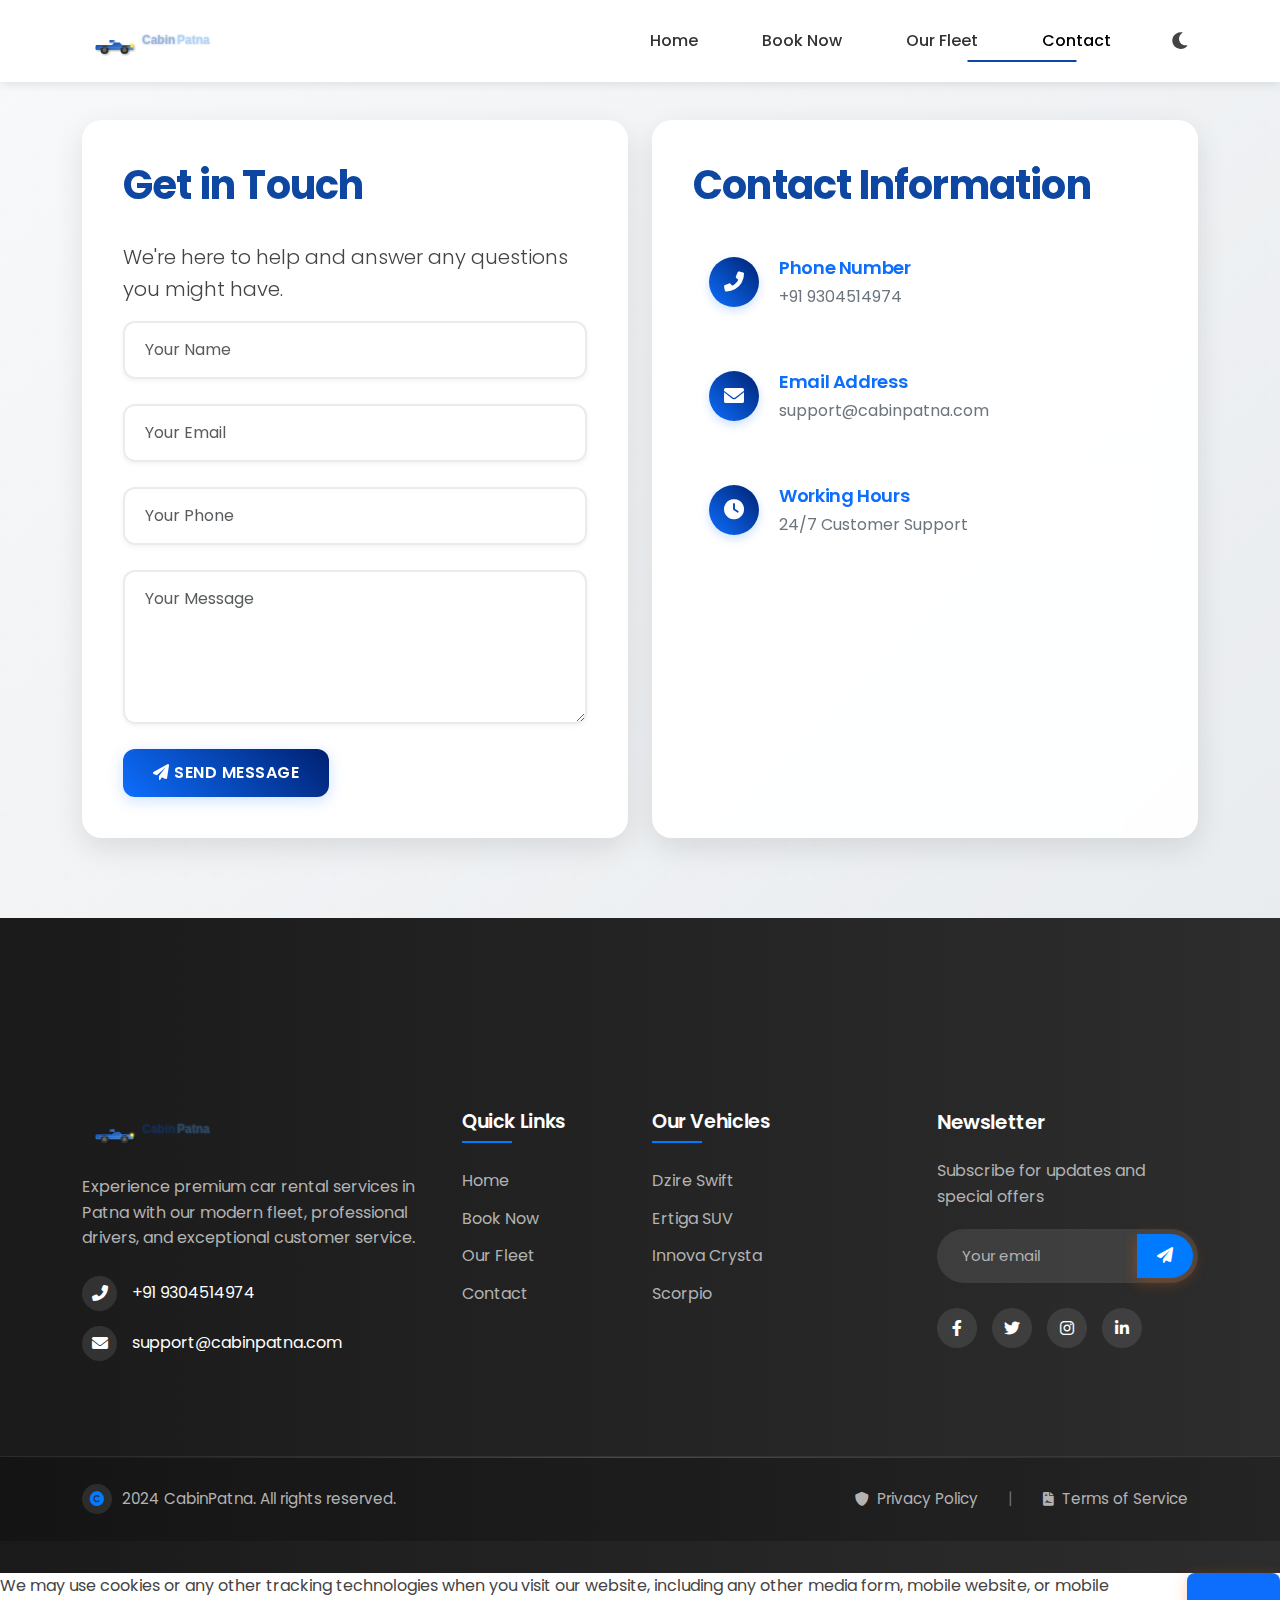
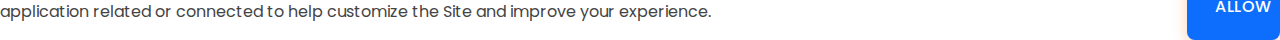
<file: contact.html>
<!DOCTYPE html>
<html lang="en">
<head>
    <meta charset="UTF-8">
    <meta name="viewport" content="width=device-width, initial-scale=1.0">
    <title>Contact Us - CabinPatna</title>
    <meta name="description" content="Contact CabinPatna for premium car rental services in Patna. Get in touch with our 24/7 customer support team.">
    
    <!-- Open Graph / Social Media Meta Tags -->
    <meta property="og:title" content="Contact Us - CabinPatna">
    <meta property="og:description" content="Contact CabinPatna for premium car rental services in Patna. Get in touch with our 24/7 customer support team.">
    <meta property="og:image" content="images/logo/logo-social.jpg">
    <meta property="og:url" content="https://cabinpatna.com/contact">
    <meta property="og:type" content="website">
    
    <!-- Twitter Card Meta Tags -->
    <meta name="twitter:card" content="summary_large_image">
    <meta name="twitter:title" content="Contact Us - CabinPatna">
    <meta name="twitter:description" content="Contact CabinPatna for premium car rental services in Patna. Get in touch with our 24/7 customer support team.">
    <meta name="twitter:image" content="images/logo/logo-social.jpg">
    
    <!-- Favicon -->
    <link rel="icon" type="image/svg+xml" href="images/logo/favicon.svg">
    <link rel="icon" type="image/png" href="images/logo/favicon.png">
    <link rel="apple-touch-icon" href="images/logo/apple-touch-icon.png">
    
    <!-- Bootstrap CSS -->
    <link href="https://cdn.jsdelivr.net/npm/bootstrap@5.3.0/dist/css/bootstrap.min.css" rel="stylesheet">
    <!-- Font Awesome -->
    <link rel="stylesheet" href="https://cdnjs.cloudflare.com/ajax/libs/font-awesome/6.0.0/css/all.min.css">
    <!-- Google Fonts -->
    <link href="https://fonts.googleapis.com/css2?family=Poppins:wght@300;400;500;600;700;800&display=swap" rel="stylesheet">
    <!-- Custom CSS -->
    <link rel="stylesheet" href="css/style.css">
</head>
<body>
    <!-- Navigation -->
    <nav class="navbar navbar-expand-lg fixed-top">
        <div class="container">
            <a class="navbar-brand" href="#">
                <div class="logo">
                    <picture>
                        <source media="(min-width: 1024px)" srcset="images/logo/logo.svg">
                        <source media="(min-width: 768px)" srcset="images/logo/logo-tablet.svg">
                        <img src="images/logo/logo-mobile.svg" alt="CabinPatna Logo" height="40">
                    </picture>
                </div>
            </a>
            <button class="navbar-toggler" type="button" data-bs-toggle="collapse" data-bs-target="#navbarNav">
                <i class="fas fa-bars-staggered"></i>
            </button>
            <div class="collapse navbar-collapse" id="navbarNav">
                <ul class="navbar-nav ms-auto">
                    <li class="nav-item">
                        <a class="nav-link" href="index.html">Home</a>
                    </li>
                    <li class="nav-item">
                        <a class="nav-link" href="index.html#booking">Book Now</a>
                    </li>
                    <li class="nav-item">
                        <a class="nav-link" href="index.html#fleet">Our Fleet</a>
                    </li>
                    <li class="nav-item">
                        <a class="nav-link active" href="contact.html">Contact</a>
                    </li>
                    <li class="nav-item">
                        <!-- Dark Mode Toggle -->
                        <button class="theme-toggle" id="themeToggle" aria-label="Toggle dark mode">
                            <i class="fas fa-moon"></i>
                        </button>
                    </li>
                </ul>
            </div>
        </div>
    </nav>

    <!-- Contact Section -->
    <section class="contact-page">
        <div class="container">
            <div class="contact-wrapper">
                <div class="row">
                    <div class="col-lg-6">
                        <div class="contact-card">
                            <h2 class="section-title">Get in Touch</h2>
                            <p class="lead">We're here to help and answer any questions you might have.</p>
                            <form class="contact-form">
                                <div class="form-group">
                                    <input type="text" class="form-control" placeholder="Your Name" required>
                                </div>
                                <div class="form-group">
                                    <input type="email" class="form-control" placeholder="Your Email" required>
                                </div>
                                <div class="form-group">
                                    <input type="tel" class="form-control" placeholder="Your Phone">
                                </div>
                                <div class="form-group">
                                    <textarea class="form-control" rows="5" placeholder="Your Message" required></textarea>
                                </div>
                                <button type="submit" class="btn btn-primary">
                                    <i class="fas fa-paper-plane"></i> Send Message
                                </button>
                            </form>
                        </div>
                    </div>
                    <div class="col-lg-6">
                        <div class="contact-info">
                            <h3 class="section-title">Contact Information</h3>
                            <div class="contact-info-item">
                                <div class="contact-info-icon">
                                    <i class="fas fa-phone-alt"></i>
                                </div>
                                <div class="contact-info-content">
                                    <h4>Phone Number</h4>
                                    <p><a href="tel:+919304514974">+91 9304514974</a></p>
                                </div>
                            </div>
                            <div class="contact-info-item">
                                <div class="contact-info-icon">
                                    <i class="fas fa-envelope"></i>
                                </div>
                                <div class="contact-info-content">
                                    <h4>Email Address</h4>
                                    <p><a href="mailto:support@cabinpatna.com">support@cabinpatna.com</a></p>
                                </div>
                            </div>
                            <div class="contact-info-item">
                                <div class="contact-info-icon">
                                    <i class="fas fa-clock"></i>
                                </div>
                                <div class="contact-info-content">
                                    <h4>Working Hours</h4>
                                    <p>24/7 Customer Support</p>
                                </div>
                            </div>
                        </div>
                    </div>
                </div>
            </div>
        </div>
    </section>

    <!-- Footer -->
    <footer class="footer">
        <div class="footer-top">
            <div class="container">
                <div class="row g-4">
                    <div class="col-lg-4">
                        <div class="footer-about">
                            <div class="footer-logo mb-4">
                                <picture>
                                    <source media="(min-width: 1024px)" srcset="images/logo/logo.svg">
                                    <source media="(min-width: 768px)" srcset="images/logo/logo-tablet.svg">
                                    <img src="images/logo/logo-mobile.svg" alt="CabinPatna Logo" height="40">
                                </picture>
                            </div>
                            <p class="footer-text">Experience premium car rental services in Patna with our modern fleet, professional drivers, and exceptional customer service.</p>
                            <div class="footer-contact">
                                <div class="contact-item">
                                    <i class="fas fa-phone-alt"></i>
                                    <a href="tel:+919304514974">+91 9304514974</a>
                                </div>
                                <div class="contact-item">
                                    <i class="fas fa-envelope"></i>
                                    <a href="mailto:support@cabinpatna.com">support@cabinpatna.com</a>
                                </div>
                            </div>
                        </div>
                    </div>
                    <div class="col-lg-2 col-md-4">
                        <div class="footer-links">
                            <h5>Quick Links</h5>
                            <ul>
                                <li><a href="index.html">Home</a></li>
                                <li><a href="index.html#booking">Book Now</a></li>
                                <li><a href="index.html#fleet">Our Fleet</a></li>
                                <li><a href="contact.html">Contact</a></li>
                            </ul>
                        </div>
                    </div>
                    <div class="col-lg-3 col-md-4">
                        <div class="footer-links">
                            <h5>Our Vehicles</h5>
                            <ul>
                                <li><a href="index.html#dzire">Dzire Swift</a></li>
                                <li><a href="index.html#ertiga">Ertiga SUV</a></li>
                                <li><a href="index.html#innova">Innova Crysta</a></li>
                                <li><a href="index.html#scorpio">Scorpio</a></li>
                            </ul>
                        </div>
                    </div>
                    <div class="col-lg-3 col-md-4">
                        <div class="footer-newsletter">
                            <h5>Newsletter</h5>
                            <p>Subscribe for updates and special offers</p>
                            <form class="newsletter-form">
                                <div class="input-group">
                                    <input type="email" class="form-control" placeholder="Your email">
                                    <button class="btn btn-primary" type="submit">
                                        <i class="fas fa-paper-plane"></i>
                                    </button>
                                </div>
                            </form>
                            <div class="social-links">
                                <a href="#" class="social-link"><i class="fab fa-facebook-f"></i></a>
                                <a href="#" class="social-link"><i class="fab fa-twitter"></i></a>
                                <a href="#" class="social-link"><i class="fab fa-instagram"></i></a>
                                <a href="#" class="social-link"><i class="fab fa-linkedin-in"></i></a>
                            </div>
                        </div>
                    </div>
                </div>
            </div>
        </div>
        <div class="footer-bottom">
            <div class="container">
                <div class="footer-bottom-content">
                    <div class="copyright-wrapper">
                        <div class="copyright-icon">
                            <i class="fas fa-copyright"></i>
                        </div>
                        <p class="copyright">2024 CabinPatna. All rights reserved.</p>
                    </div>
                    <div class="footer-bottom-links">
                        <a href="privacy.html" class="policy-link">
                            <i class="fas fa-shield-alt"></i>
                            Privacy Policy
                        </a>
                        <span class="separator">|</span>
                        <a href="terms.html" class="policy-link">
                            <i class="fas fa-file-contract"></i>
                            Terms of Service
                        </a>
                    </div>
                </div>
            </div>
        </div>
    </footer>

    <!-- Cookie Consent -->
    <div class="cookie-consent" id="cookieConsent">
        <p>We may use cookies or any other tracking technologies when you visit our website, including any other media form, mobile website, or mobile application related or connected to help customize the Site and improve your experience.</p>
        <button class="btn btn-primary" onclick="acceptCookies()">Allow</button>
    </div>

    <!-- Bootstrap JS -->
    <script src="https://cdn.jsdelivr.net/npm/bootstrap@5.3.0/dist/js/bootstrap.bundle.min.js"></script>
    <!-- Custom JS -->
    <script src="js/script.js"></script>
</body>
</html>
</file>
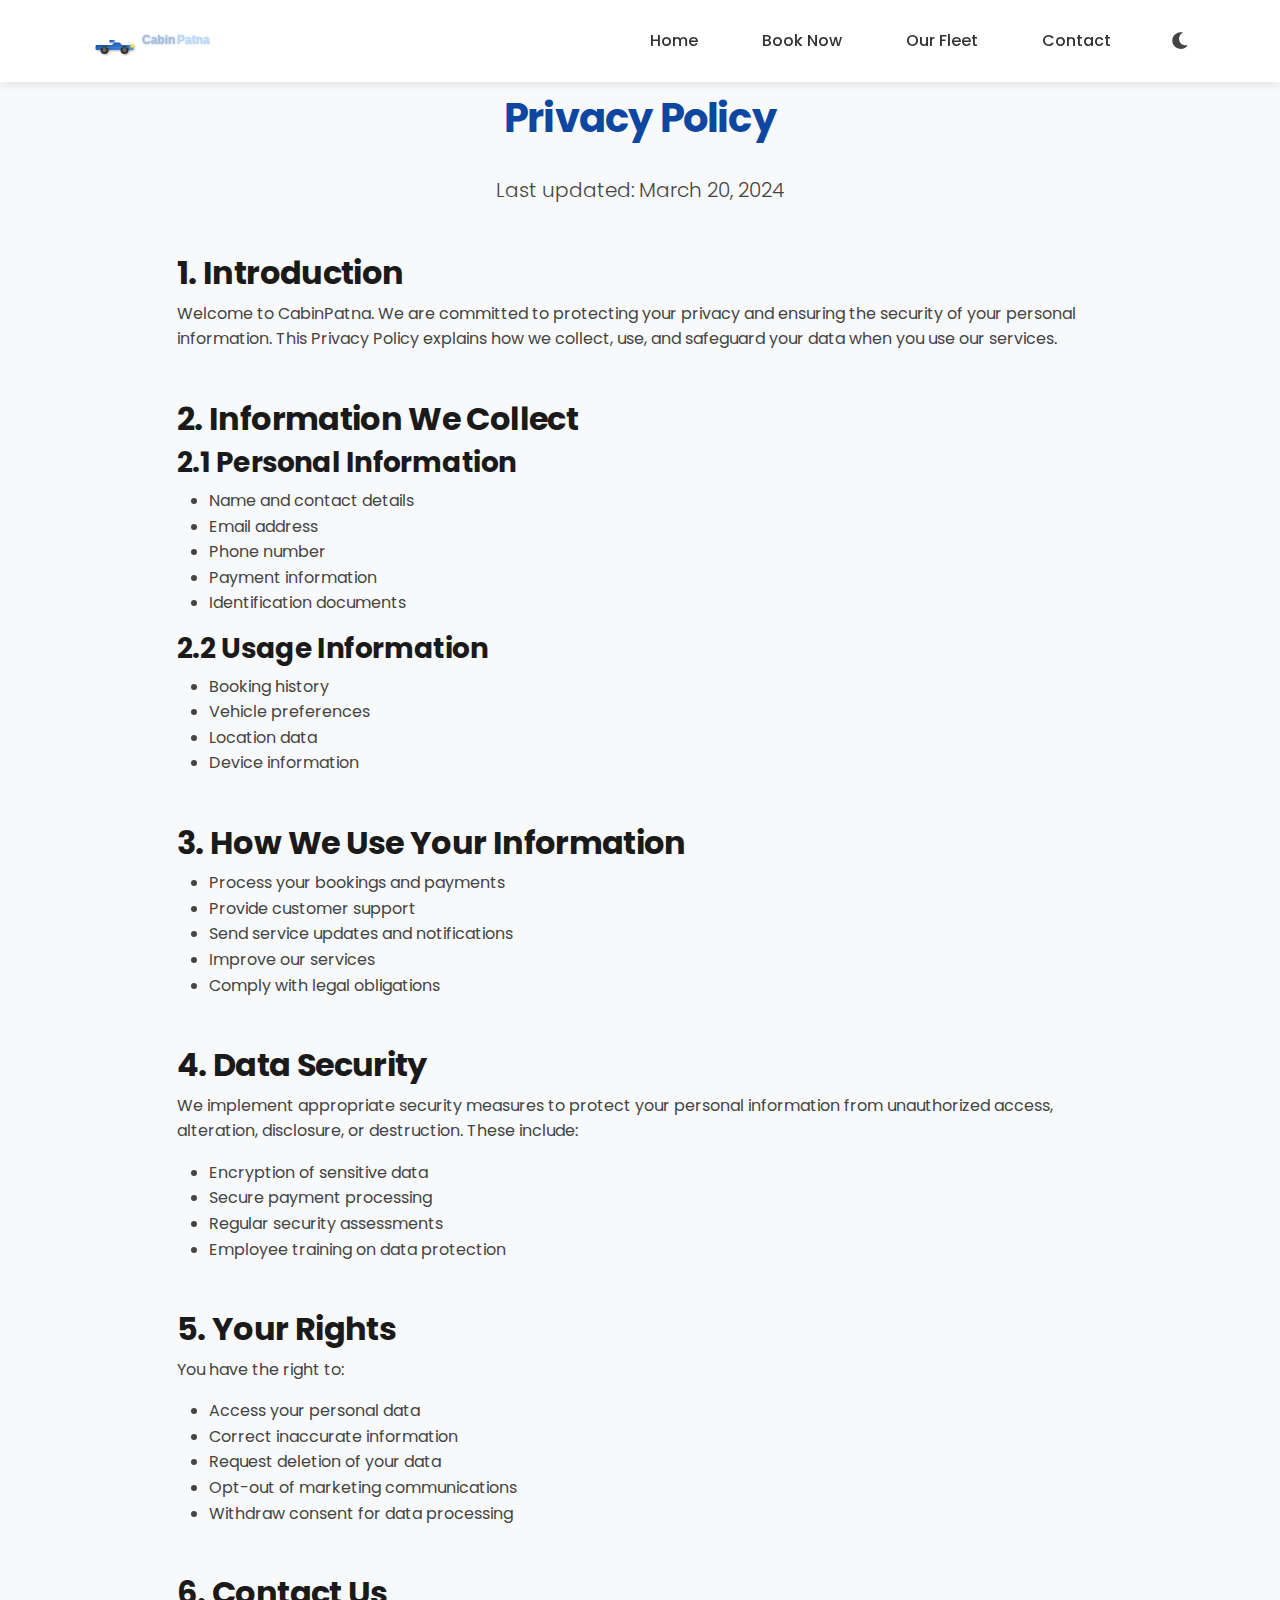
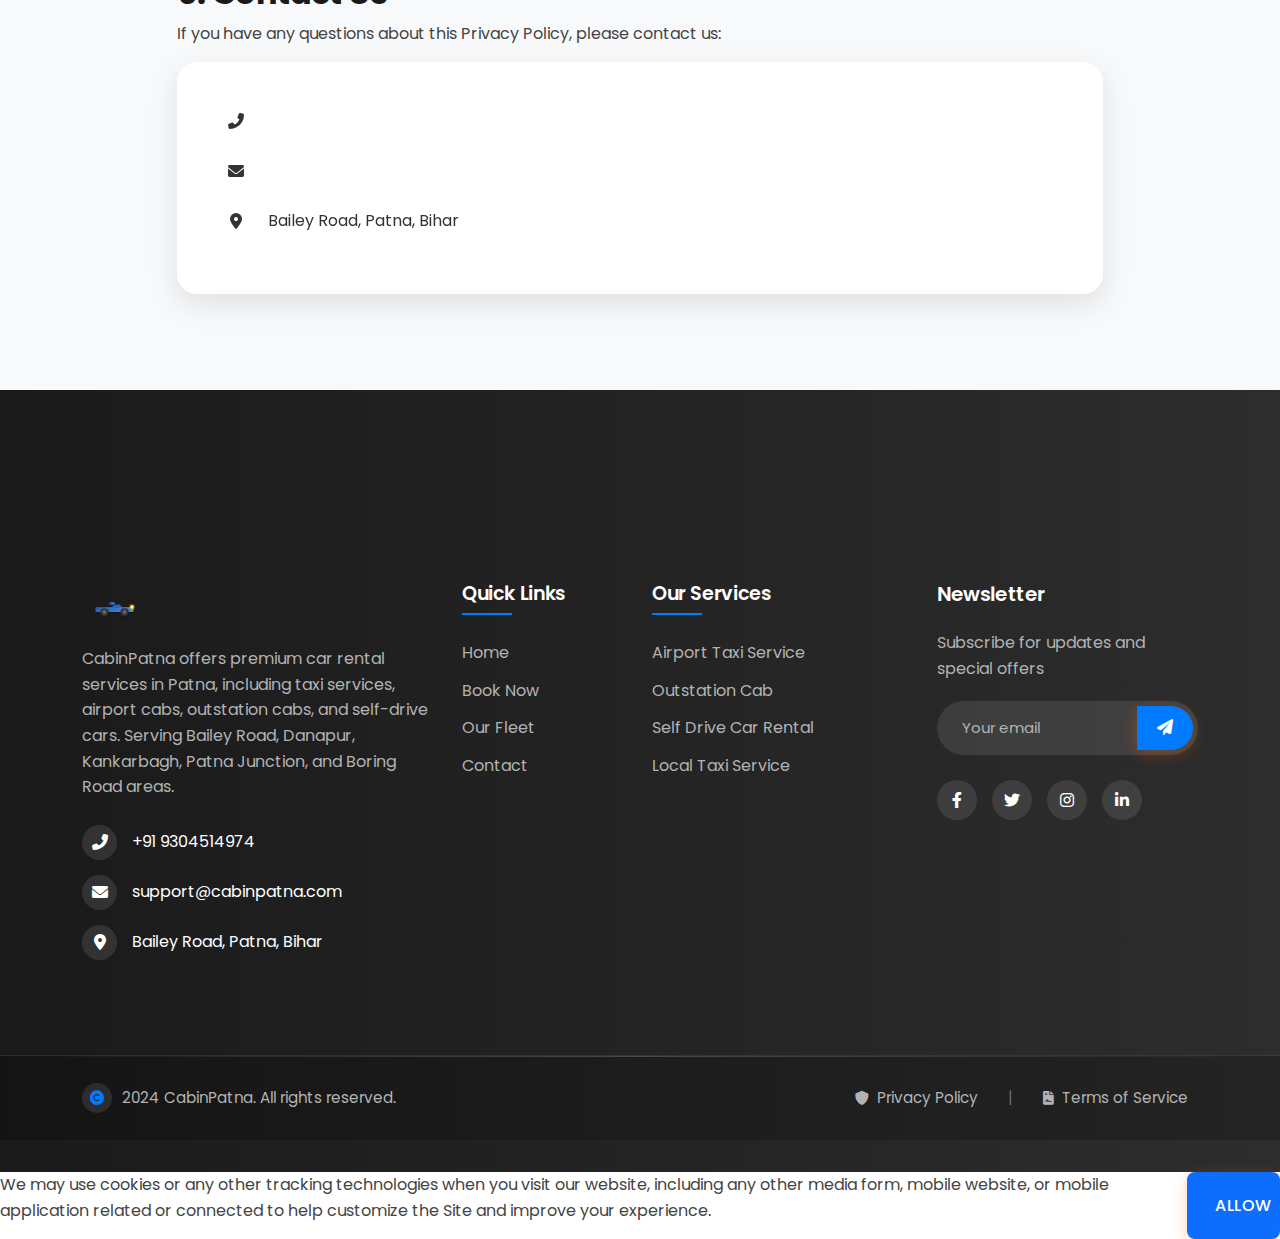
<file: privacy.html>
<!DOCTYPE html>
<html lang="en">
<head>
    <meta charset="UTF-8">
    <meta name="viewport" content="width=device-width, initial-scale=1.0">
    <title>Privacy Policy - CabinPatna</title>
    <meta name="description" content="Privacy Policy for CabinPatna - Your trusted car rental service in Patna. Learn how we protect your data and ensure your privacy.">
    
    <!-- Open Graph / Social Media Meta Tags -->
    <meta property="og:title" content="Privacy Policy - CabinPatna">
    <meta property="og:description" content="Privacy Policy for CabinPatna - Your trusted car rental service in Patna. Learn how we protect your data and ensure your privacy.">
    <meta property="og:image" content="images/logo/logo-social.jpg">
    <meta property="og:url" content="https://cabinpatna.com/privacy">
    <meta property="og:type" content="website">
    
    <!-- Twitter Card Meta Tags -->
    <meta name="twitter:card" content="summary_large_image">
    <meta name="twitter:title" content="Privacy Policy - CabinPatna">
    <meta name="twitter:description" content="Privacy Policy for CabinPatna - Your trusted car rental service in Patna. Learn how we protect your data and ensure your privacy.">
    <meta name="twitter:image" content="images/logo/logo-social.jpg">
    
    <!-- Favicon -->
    <link rel="icon" type="image/svg+xml" href="images/logo/favicon.svg">
    <link rel="icon" type="image/png" href="images/logo/favicon.png">
    <link rel="apple-touch-icon" href="images/logo/apple-touch-icon.png">
    
    <!-- Bootstrap CSS -->
    <link href="https://cdn.jsdelivr.net/npm/bootstrap@5.3.0/dist/css/bootstrap.min.css" rel="stylesheet">
    <!-- Font Awesome -->
    <link rel="stylesheet" href="https://cdnjs.cloudflare.com/ajax/libs/font-awesome/6.0.0/css/all.min.css">
    <!-- Google Fonts -->
    <link href="https://fonts.googleapis.com/css2?family=Poppins:wght@300;400;500;600;700;800&display=swap" rel="stylesheet">
    <!-- Custom CSS -->
    <link rel="stylesheet" href="css/style.css">
</head>
<body>
    <!-- Navigation -->
    <nav class="navbar navbar-expand-lg fixed-top">
        <div class="container">
            <a class="navbar-brand" href="#">
                <div class="logo">
                    <picture>
                        <source media="(min-width: 1024px)" srcset="images/logo/logo.svg">
                        <source media="(min-width: 768px)" srcset="images/logo/logo-tablet.svg">
                        <img src="images/logo/logo-mobile.svg" alt="CabinPatna Logo" height="40">
                    </picture>
                </div>
            </a>
            <button class="navbar-toggler" type="button" data-bs-toggle="collapse" data-bs-target="#navbarNav">
                <i class="fas fa-bars-staggered"></i>
            </button>
            <div class="collapse navbar-collapse" id="navbarNav">
                <ul class="navbar-nav ms-auto">
                    <li class="nav-item">
                        <a class="nav-link" href="index.html">Home</a>
                    </li>
                    <li class="nav-item">
                        <a class="nav-link" href="index.html#booking">Book Now</a>
                    </li>
                    <li class="nav-item">
                        <a class="nav-link" href="index.html#fleet">Our Fleet</a>
                    </li>
                    <li class="nav-item">
                        <a class="nav-link" href="contact.html">Contact</a>
                    </li>
                    <li class="nav-item">
                        <!-- Dark Mode Toggle -->
                        <button class="theme-toggle" id="themeToggle" aria-label="Toggle dark mode">
                            <i class="fas fa-moon"></i>
                        </button>
                    </li>
                </ul>
            </div>
        </div>
    </nav>

    <!-- Privacy Policy Section -->
    <section class="privacy-policy py-5">
        <div class="container">
            <div class="row justify-content-center">
                <div class="col-lg-10">
                    <div class="policy-header text-center mb-5">
                        <span class="badge bg-primary-light text-primary mb-3">Legal</span>
                        <h1 class="section-title">Privacy Policy</h1>
                        <p class="lead">Last updated: March 20, 2024</p>
                    </div>
                    
                    <div class="policy-content">
                        <div class="policy-section mb-5">
                            <h2 class="policy-title">1. Introduction</h2>
                            <p>Welcome to CabinPatna. We are committed to protecting your privacy and ensuring the security of your personal information. This Privacy Policy explains how we collect, use, and safeguard your data when you use our services.</p>
                        </div>

                        <div class="policy-section mb-5">
                            <h2 class="policy-title">2. Information We Collect</h2>
                            <div class="policy-list">
                                <h3>2.1 Personal Information</h3>
                                <ul>
                                    <li>Name and contact details</li>
                                    <li>Email address</li>
                                    <li>Phone number</li>
                                    <li>Payment information</li>
                                    <li>Identification documents</li>
                                </ul>
                                
                                <h3>2.2 Usage Information</h3>
                                <ul>
                                    <li>Booking history</li>
                                    <li>Vehicle preferences</li>
                                    <li>Location data</li>
                                    <li>Device information</li>
                                </ul>
                            </div>
                        </div>

                        <div class="policy-section mb-5">
                            <h2 class="policy-title">3. How We Use Your Information</h2>
                            <div class="policy-list">
                                <ul>
                                    <li>Process your bookings and payments</li>
                                    <li>Provide customer support</li>
                                    <li>Send service updates and notifications</li>
                                    <li>Improve our services</li>
                                    <li>Comply with legal obligations</li>
                                </ul>
                            </div>
                        </div>

                        <div class="policy-section mb-5">
                            <h2 class="policy-title">4. Data Security</h2>
                            <p>We implement appropriate security measures to protect your personal information from unauthorized access, alteration, disclosure, or destruction. These include:</p>
                            <div class="policy-list">
                                <ul>
                                    <li>Encryption of sensitive data</li>
                                    <li>Secure payment processing</li>
                                    <li>Regular security assessments</li>
                                    <li>Employee training on data protection</li>
                                </ul>
                            </div>
                        </div>

                        <div class="policy-section mb-5">
                            <h2 class="policy-title">5. Your Rights</h2>
                            <p>You have the right to:</p>
                            <div class="policy-list">
                                <ul>
                                    <li>Access your personal data</li>
                                    <li>Correct inaccurate information</li>
                                    <li>Request deletion of your data</li>
                                    <li>Opt-out of marketing communications</li>
                                    <li>Withdraw consent for data processing</li>
                                </ul>
                            </div>
                        </div>

                        <div class="policy-section mb-5">
                            <h2 class="policy-title">6. Contact Us</h2>
                            <p>If you have any questions about this Privacy Policy, please contact us:</p>
                            <div class="contact-info">
                                <div class="contact-item">
                                    <i class="fas fa-phone-alt"></i>
                                    <a href="tel:+919304514974">+91 9304514974</a>
                                </div>
                                <div class="contact-item">
                                    <i class="fas fa-envelope"></i>
                                    <a href="mailto:support@cabinpatna.com">support@cabinpatna.com</a>
                                </div>
                                <div class="contact-item">
                                    <i class="fas fa-map-marker-alt"></i>
                                    <span>Bailey Road, Patna, Bihar</span>
                                </div>
                            </div>
                        </div>
                    </div>
                </div>
            </div>
        </div>
    </section>

    <!-- Footer -->
    <footer class="footer">
        <div class="footer-top">
            <div class="container">
                <div class="row g-4">
                    <div class="col-lg-4">
                        <div class="footer-about">
                            <div class="footer-logo mb-4">
                                <picture>
                                    <source media="(min-width: 1024px)" srcset="images/logo/logo.svg">
                                    <source media="(min-width: 768px)" srcset="images/logo/logo-tablet.svg">
                                    <img src="images/logo/logo-mobile.svg" alt="CabinPatna Logo" height="40">
                                </picture>
                            </div>
                            <p class="footer-text">CabinPatna offers premium car rental services in Patna, including taxi services, airport cabs, outstation cabs, and self-drive cars. Serving Bailey Road, Danapur, Kankarbagh, Patna Junction, and Boring Road areas.</p>
                            <div class="footer-contact">
                                <div class="contact-item">
                                    <i class="fas fa-phone-alt"></i>
                                    <a href="tel:+919304514974">+91 9304514974</a>
                                </div>
                                <div class="contact-item">
                                    <i class="fas fa-envelope"></i>
                                    <a href="mailto:support@cabinpatna.com">support@cabinpatna.com</a>
                                </div>
                                <div class="contact-item">
                                    <i class="fas fa-map-marker-alt"></i>
                                    <span>Bailey Road, Patna, Bihar</span>
                                </div>
                            </div>
                        </div>
                    </div>
                    <div class="col-lg-2 col-md-4">
                        <div class="footer-links">
                            <h5>Quick Links</h5>
                            <ul>
                                <li><a href="index.html">Home</a></li>
                                <li><a href="index.html#booking">Book Now</a></li>
                                <li><a href="index.html#fleet">Our Fleet</a></li>
                                <li><a href="contact.html">Contact</a></li>
                            </ul>
                        </div>
                    </div>
                    <div class="col-lg-3 col-md-4">
                        <div class="footer-links">
                            <h5>Our Services</h5>
                            <ul>
                                <li><a href="index.html#booking">Airport Taxi Service</a></li>
                                <li><a href="index.html#booking">Outstation Cab</a></li>
                                <li><a href="index.html#booking">Self Drive Car Rental</a></li>
                                <li><a href="index.html#booking">Local Taxi Service</a></li>
                            </ul>
                        </div>
                    </div>
                    <div class="col-lg-3 col-md-4">
                        <div class="footer-newsletter">
                            <h5>Newsletter</h5>
                            <p>Subscribe for updates and special offers</p>
                            <form class="newsletter-form">
                                <div class="input-group">
                                    <input type="email" class="form-control" placeholder="Your email">
                                    <button class="btn btn-primary" type="submit">
                                        <i class="fas fa-paper-plane"></i>
                                    </button>
                                </div>
                            </form>
                            <div class="social-links">
                                <a href="#" class="social-link"><i class="fab fa-facebook-f"></i></a>
                                <a href="#" class="social-link"><i class="fab fa-twitter"></i></a>
                                <a href="#" class="social-link"><i class="fab fa-instagram"></i></a>
                                <a href="#" class="social-link"><i class="fab fa-linkedin-in"></i></a>
                            </div>
                        </div>
                    </div>
                </div>
            </div>
        </div>
        <div class="footer-bottom">
            <div class="container">
                <div class="footer-bottom-content">
                    <div class="copyright-wrapper">
                        <div class="copyright-icon">
                            <i class="fas fa-copyright"></i>
                        </div>
                        <p class="copyright">2024 CabinPatna. All rights reserved.</p>
                    </div>
                    <div class="footer-bottom-links">
                        <a href="privacy.html" class="policy-link">
                            <i class="fas fa-shield-alt"></i>
                            Privacy Policy
                        </a>
                        <span class="separator">|</span>
                        <a href="terms.html" class="policy-link">
                            <i class="fas fa-file-contract"></i>
                            Terms of Service
                        </a>
                    </div>
                </div>
            </div>
        </div>
    </footer>

    <!-- Cookie Consent -->
    <div class="cookie-consent" id="cookieConsent">
        <p>We may use cookies or any other tracking technologies when you visit our website, including any other media form, mobile website, or mobile application related or connected to help customize the Site and improve your experience.</p>
        <button class="btn btn-primary" onclick="acceptCookies()">Allow</button>
    </div>

    <!-- Bootstrap JS -->
    <script src="https://cdn.jsdelivr.net/npm/bootstrap@5.3.0/dist/js/bootstrap.bundle.min.js"></script>
    <!-- Custom JS -->
    <script src="js/script.js"></script>
</body>
</html>
</file>
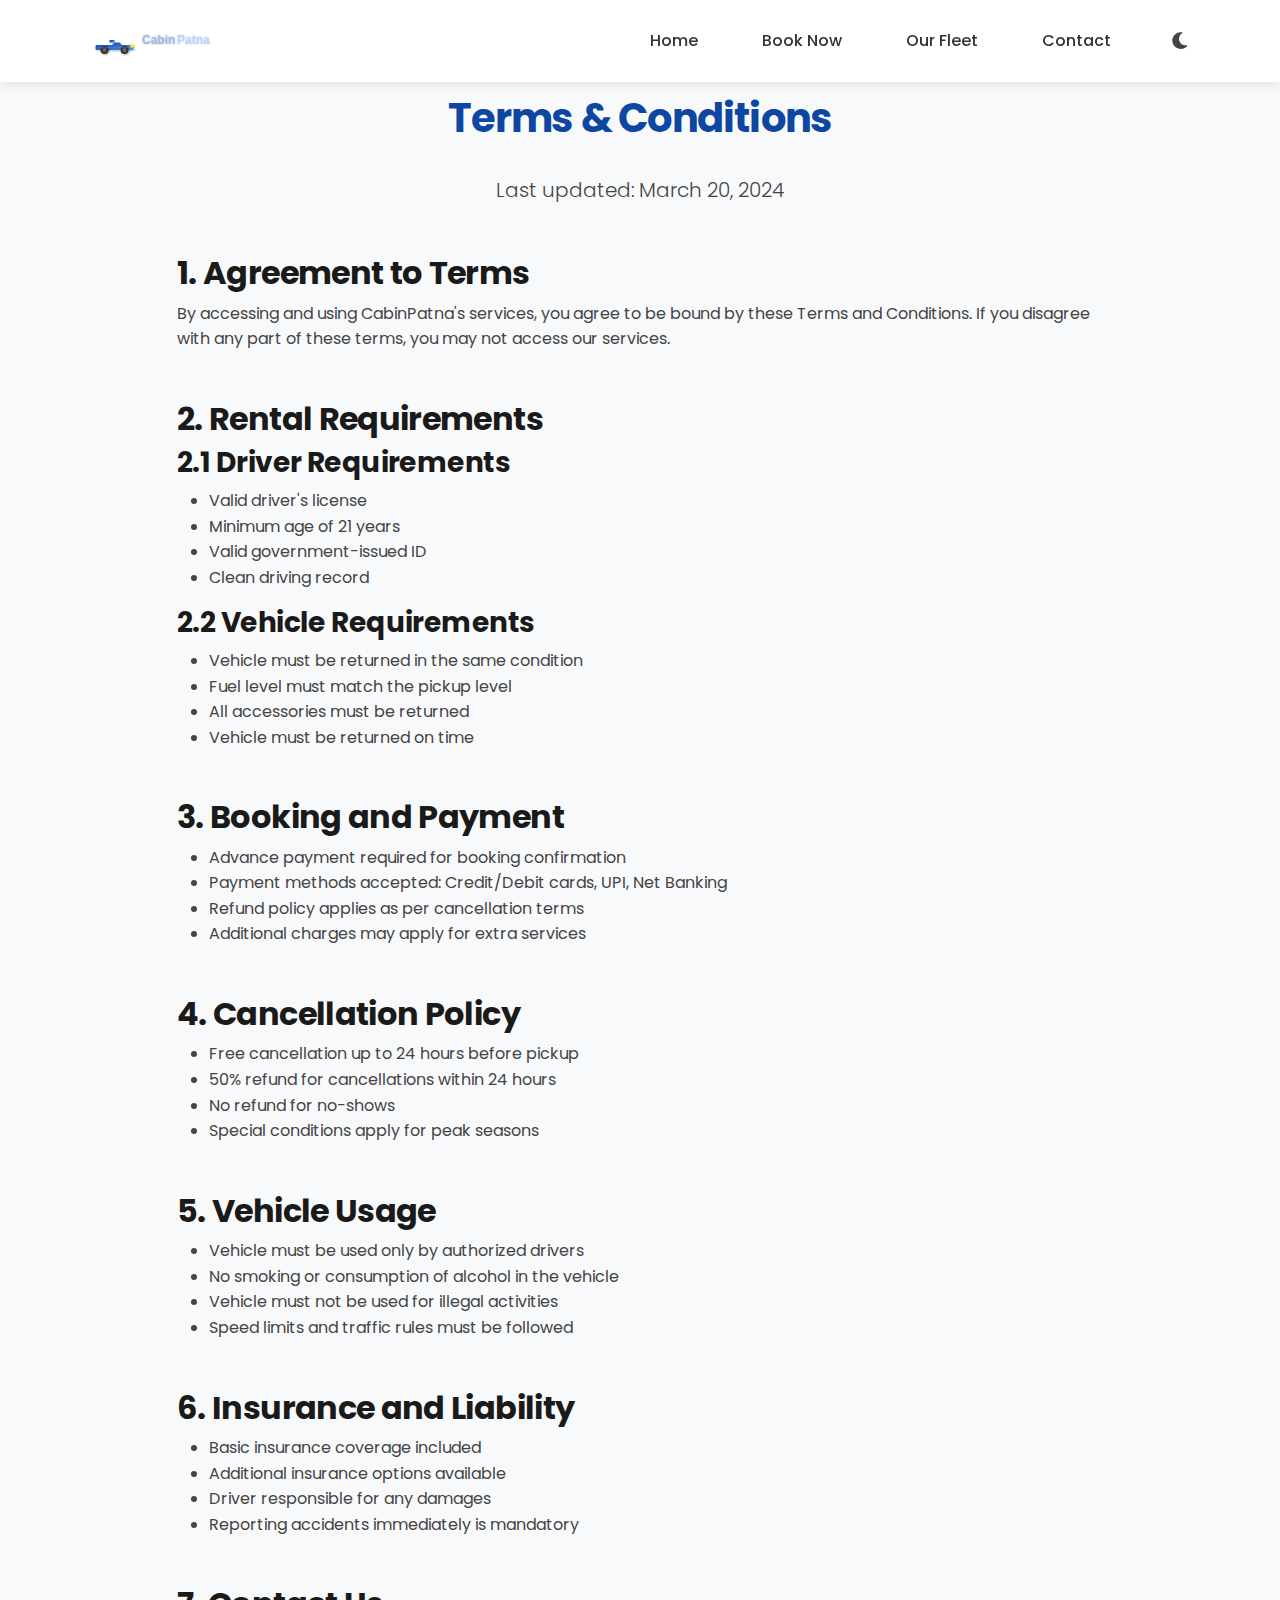
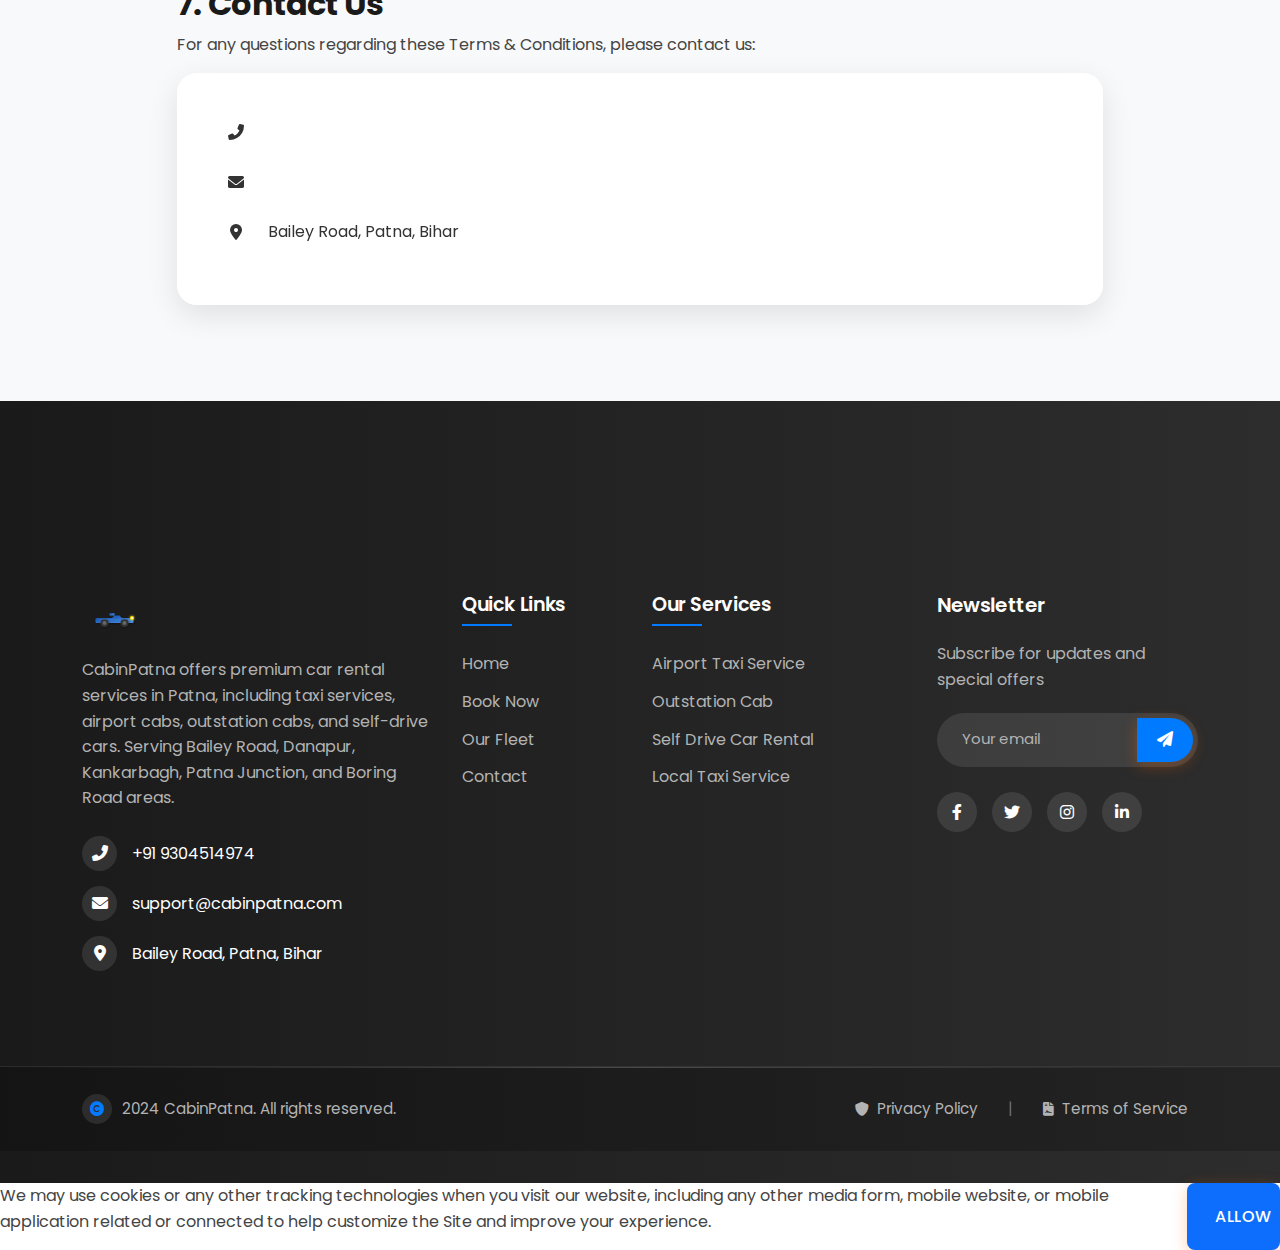
<file: terms.html>
<!DOCTYPE html>
<html lang="en">
<head>
    <meta charset="UTF-8">
    <meta name="viewport" content="width=device-width, initial-scale=1.0">
    <title>Terms & Conditions - CabinPatna</title>
    <meta name="description" content="Terms and Conditions for CabinPatna - Your trusted car rental service in Patna. Read our terms of service and rental policies.">
    
    <!-- Open Graph / Social Media Meta Tags -->
    <meta property="og:title" content="Terms & Conditions - CabinPatna">
    <meta property="og:description" content="Terms and Conditions for CabinPatna - Your trusted car rental service in Patna. Read our terms of service and rental policies.">
    <meta property="og:image" content="images/logo/logo-social.jpg">
    <meta property="og:url" content="https://cabinpatna.com/terms">
    <meta property="og:type" content="website">
    
    <!-- Twitter Card Meta Tags -->
    <meta name="twitter:card" content="summary_large_image">
    <meta name="twitter:title" content="Terms & Conditions - CabinPatna">
    <meta name="twitter:description" content="Terms and Conditions for CabinPatna - Your trusted car rental service in Patna. Read our terms of service and rental policies.">
    <meta name="twitter:image" content="images/logo/logo-social.jpg">
    
    <!-- Favicon -->
    <link rel="icon" type="image/svg+xml" href="images/logo/favicon.svg">
    <link rel="icon" type="image/png" href="images/logo/favicon.png">
    <link rel="apple-touch-icon" href="images/logo/apple-touch-icon.png">
    
    <!-- Bootstrap CSS -->
    <link href="https://cdn.jsdelivr.net/npm/bootstrap@5.3.0/dist/css/bootstrap.min.css" rel="stylesheet">
    <!-- Font Awesome -->
    <link rel="stylesheet" href="https://cdnjs.cloudflare.com/ajax/libs/font-awesome/6.0.0/css/all.min.css">
    <!-- Google Fonts -->
    <link href="https://fonts.googleapis.com/css2?family=Poppins:wght@300;400;500;600;700;800&display=swap" rel="stylesheet">
    <!-- Custom CSS -->
    <link rel="stylesheet" href="css/style.css">
</head>
<body>
    <!-- Navigation -->
    <nav class="navbar navbar-expand-lg fixed-top">
        <div class="container">
            <a class="navbar-brand" href="#">
                <div class="logo">
                    <picture>
                        <source media="(min-width: 1024px)" srcset="images/logo/logo.svg">
                        <source media="(min-width: 768px)" srcset="images/logo/logo-tablet.svg">
                        <img src="images/logo/logo-mobile.svg" alt="CabinPatna Logo" height="40">
                    </picture>
                </div>
            </a>
            <button class="navbar-toggler" type="button" data-bs-toggle="collapse" data-bs-target="#navbarNav">
                <i class="fas fa-bars-staggered"></i>
            </button>
            <div class="collapse navbar-collapse" id="navbarNav">
                <ul class="navbar-nav ms-auto">
                    <li class="nav-item">
                        <a class="nav-link" href="index.html">Home</a>
                    </li>
                    <li class="nav-item">
                        <a class="nav-link" href="index.html#booking">Book Now</a>
                    </li>
                    <li class="nav-item">
                        <a class="nav-link" href="index.html#fleet">Our Fleet</a>
                    </li>
                    <li class="nav-item">
                        <a class="nav-link" href="contact.html">Contact</a>
                    </li>
                    <li class="nav-item">
                        <!-- Dark Mode Toggle -->
                        <button class="theme-toggle" id="themeToggle" aria-label="Toggle dark mode">
                            <i class="fas fa-moon"></i>
                        </button>
                    </li>
                </ul>
            </div>
        </div>
    </nav>

    <!-- Terms & Conditions Section -->
    <section class="terms-conditions py-5">
        <div class="container">
            <div class="row justify-content-center">
                <div class="col-lg-10">
                    <div class="terms-header text-center mb-5">
                        <span class="badge bg-primary-light text-primary mb-3">Legal</span>
                        <h1 class="section-title">Terms & Conditions</h1>
                        <p class="lead">Last updated: March 20, 2024</p>
                    </div>
                    
                    <div class="terms-content">
                        <div class="terms-section mb-5">
                            <h2 class="terms-title">1. Agreement to Terms</h2>
                            <p>By accessing and using CabinPatna's services, you agree to be bound by these Terms and Conditions. If you disagree with any part of these terms, you may not access our services.</p>
                        </div>

                        <div class="terms-section mb-5">
                            <h2 class="terms-title">2. Rental Requirements</h2>
                            <div class="terms-list">
                                <h3>2.1 Driver Requirements</h3>
                                <ul>
                                    <li>Valid driver's license</li>
                                    <li>Minimum age of 21 years</li>
                                    <li>Valid government-issued ID</li>
                                    <li>Clean driving record</li>
                                </ul>
                                
                                <h3>2.2 Vehicle Requirements</h3>
                                <ul>
                                    <li>Vehicle must be returned in the same condition</li>
                                    <li>Fuel level must match the pickup level</li>
                                    <li>All accessories must be returned</li>
                                    <li>Vehicle must be returned on time</li>
                                </ul>
                            </div>
                        </div>

                        <div class="terms-section mb-5">
                            <h2 class="terms-title">3. Booking and Payment</h2>
                            <div class="terms-list">
                                <ul>
                                    <li>Advance payment required for booking confirmation</li>
                                    <li>Payment methods accepted: Credit/Debit cards, UPI, Net Banking</li>
                                    <li>Refund policy applies as per cancellation terms</li>
                                    <li>Additional charges may apply for extra services</li>
                                </ul>
                            </div>
                        </div>

                        <div class="terms-section mb-5">
                            <h2 class="terms-title">4. Cancellation Policy</h2>
                            <div class="terms-list">
                                <ul>
                                    <li>Free cancellation up to 24 hours before pickup</li>
                                    <li>50% refund for cancellations within 24 hours</li>
                                    <li>No refund for no-shows</li>
                                    <li>Special conditions apply for peak seasons</li>
                                </ul>
                            </div>
                        </div>

                        <div class="terms-section mb-5">
                            <h2 class="terms-title">5. Vehicle Usage</h2>
                            <div class="terms-list">
                                <ul>
                                    <li>Vehicle must be used only by authorized drivers</li>
                                    <li>No smoking or consumption of alcohol in the vehicle</li>
                                    <li>Vehicle must not be used for illegal activities</li>
                                    <li>Speed limits and traffic rules must be followed</li>
                                </ul>
                            </div>
                        </div>

                        <div class="terms-section mb-5">
                            <h2 class="terms-title">6. Insurance and Liability</h2>
                            <div class="terms-list">
                                <ul>
                                    <li>Basic insurance coverage included</li>
                                    <li>Additional insurance options available</li>
                                    <li>Driver responsible for any damages</li>
                                    <li>Reporting accidents immediately is mandatory</li>
                                </ul>
                            </div>
                        </div>

                        <div class="terms-section mb-5">
                            <h2 class="terms-title">7. Contact Us</h2>
                            <p>For any questions regarding these Terms & Conditions, please contact us:</p>
                            <div class="contact-info">
                                <div class="contact-item">
                                    <i class="fas fa-phone-alt"></i>
                                    <a href="tel:+919304514974">+91 9304514974</a>
                                </div>
                                <div class="contact-item">
                                    <i class="fas fa-envelope"></i>
                                    <a href="mailto:support@cabinpatna.com">support@cabinpatna.com</a>
                                </div>
                                <div class="contact-item">
                                    <i class="fas fa-map-marker-alt"></i>
                                    <span>Bailey Road, Patna, Bihar</span>
                                </div>
                            </div>
                        </div>
                    </div>
                </div>
            </div>
        </div>
    </section>

    <!-- Footer -->
    <footer class="footer">
        <div class="footer-top">
            <div class="container">
                <div class="row g-4">
                    <div class="col-lg-4">
                        <div class="footer-about">
                            <div class="footer-logo mb-4">
                                <picture>
                                    <source media="(min-width: 1024px)" srcset="images/logo/logo.svg">
                                    <source media="(min-width: 768px)" srcset="images/logo/logo-tablet.svg">
                                    <img src="images/logo/logo-mobile.svg" alt="CabinPatna Logo" height="40">
                                </picture>
                            </div>
                            <p class="footer-text">CabinPatna offers premium car rental services in Patna, including taxi services, airport cabs, outstation cabs, and self-drive cars. Serving Bailey Road, Danapur, Kankarbagh, Patna Junction, and Boring Road areas.</p>
                            <div class="footer-contact">
                                <div class="contact-item">
                                    <i class="fas fa-phone-alt"></i>
                                    <a href="tel:+919304514974">+91 9304514974</a>
                                </div>
                                <div class="contact-item">
                                    <i class="fas fa-envelope"></i>
                                    <a href="mailto:support@cabinpatna.com">support@cabinpatna.com</a>
                                </div>
                                <div class="contact-item">
                                    <i class="fas fa-map-marker-alt"></i>
                                    <span>Bailey Road, Patna, Bihar</span>
                                </div>
                            </div>
                        </div>
                    </div>
                    <div class="col-lg-2 col-md-4">
                        <div class="footer-links">
                            <h5>Quick Links</h5>
                            <ul>
                                <li><a href="index.html">Home</a></li>
                                <li><a href="index.html#booking">Book Now</a></li>
                                <li><a href="index.html#fleet">Our Fleet</a></li>
                                <li><a href="contact.html">Contact</a></li>
                            </ul>
                        </div>
                    </div>
                    <div class="col-lg-3 col-md-4">
                        <div class="footer-links">
                            <h5>Our Services</h5>
                            <ul>
                                <li><a href="index.html#booking">Airport Taxi Service</a></li>
                                <li><a href="index.html#booking">Outstation Cab</a></li>
                                <li><a href="index.html#booking">Self Drive Car Rental</a></li>
                                <li><a href="index.html#booking">Local Taxi Service</a></li>
                            </ul>
                        </div>
                    </div>
                    <div class="col-lg-3 col-md-4">
                        <div class="footer-newsletter">
                            <h5>Newsletter</h5>
                            <p>Subscribe for updates and special offers</p>
                            <form class="newsletter-form">
                                <div class="input-group">
                                    <input type="email" class="form-control" placeholder="Your email">
                                    <button class="btn btn-primary" type="submit">
                                        <i class="fas fa-paper-plane"></i>
                                    </button>
                                </div>
                            </form>
                            <div class="social-links">
                                <a href="#" class="social-link"><i class="fab fa-facebook-f"></i></a>
                                <a href="#" class="social-link"><i class="fab fa-twitter"></i></a>
                                <a href="#" class="social-link"><i class="fab fa-instagram"></i></a>
                                <a href="#" class="social-link"><i class="fab fa-linkedin-in"></i></a>
                            </div>
                        </div>
                    </div>
                </div>
            </div>
        </div>
        <div class="footer-bottom">
            <div class="container">
                <div class="footer-bottom-content">
                    <div class="copyright-wrapper">
                        <div class="copyright-icon">
                            <i class="fas fa-copyright"></i>
                        </div>
                        <p class="copyright">2024 CabinPatna. All rights reserved.</p>
                    </div>
                    <div class="footer-bottom-links">
                        <a href="privacy.html" class="policy-link">
                            <i class="fas fa-shield-alt"></i>
                            Privacy Policy
                        </a>
                        <span class="separator">|</span>
                        <a href="terms.html" class="policy-link">
                            <i class="fas fa-file-contract"></i>
                            Terms of Service
                        </a>
                    </div>
                </div>
            </div>
        </div>
    </footer>

    <!-- Cookie Consent -->
    <div class="cookie-consent" id="cookieConsent">
        <p>We may use cookies or any other tracking technologies when you visit our website, including any other media form, mobile website, or mobile application related or connected to help customize the Site and improve your experience.</p>
        <button class="btn btn-primary" onclick="acceptCookies()">Allow</button>
    </div>

    <!-- Bootstrap JS -->
    <script src="https://cdn.jsdelivr.net/npm/bootstrap@5.3.0/dist/js/bootstrap.bundle.min.js"></script>
    <!-- Custom JS -->
    <script src="js/script.js"></script>
</body>
</html>
</file>
<file: css/style.css>
/* Global Styles */
:root {
    /* Light Theme Colors */
    --primary: #0D47A1;
    --primary-light: #5472D3;
    --primary-dark: #002171;
    --secondary: #FFD700;
    --secondary-light: #FFFF52;
    --secondary-dark: #C7A600;
    --white: #FFFFFF;
    --light: #F8F9FA;
    --dark: #212529;
    --gray: #6C757D;
    --success: #198754;
    --info: #0DCAF0;
    --warning: #FFC107;
    --danger: #DC3545;
    --accent-color: #FFC107;
    
    /* Text Colors - Light Mode */
    --text-primary: #333333;
    --text-secondary: #666666;
    --text-muted: #6C757D;
    --text-light: #F8F9FA;
    --text-dark: #212529;
    --text-heading: #1A1A1A;
    --text-body: #444444;
    --text-nav: #333333;
    --text-footer: #666666;
    
    /* Background Colors - Light Mode */
    --bg-primary: #FFFFFF;
    --bg-secondary: #F8F9FA;
    --bg-card: #FFFFFF;
    --bg-footer: #212529;
    --bg-navbar: rgba(255, 255, 255, 0.95);
    --bg-hero: linear-gradient(135deg, #f8f9fa 0%, #e9ecef 100%);
    
    /* Component Colors - Light Mode */
    --border-color: #E9ECEF;
    --shadow-color: rgba(0, 0, 0, 0.1);
    --card-bg: #FFFFFF;
    --input-bg: #FFFFFF;
    --input-text: #333333;
    --input-border: #CED4DA;
    --btn-text: #FFFFFF;
    
    /* Animation Elements - Light Mode */
    --road-bg: linear-gradient(to bottom, #333, #222);
    --building-bg: linear-gradient(to top, #555, #777);
    --mountain-color: #6c757d;
    --tree-color: #4caf50;
    --cloud-color: #fff;
    --car-body-color: linear-gradient(to bottom, #007bff, #0056b3);
    --car-window-color: linear-gradient(to bottom, #a8d0ff, #7ab0ff);
    --car-light-color: #ffeb3b;
    --car-wheel-color: #333;
    --car-wheel-border: #555;

    --primary-color: #0d6efd;
    --secondary-color: #6c757d;
    --success-color: #198754;
    --info-color: #0dcaf0;
    --warning-color: #ffc107;
    --danger-color: #dc3545;
    --light-color: #f8f9fa;
    --dark-color: #212529;
}

/* Dark Theme Colors - Only for Hero Section */
.hero[data-theme="dark"] {
    --primary-color: #4a90e2;
    --secondary-color: #f39c12;
    --text-color: #ffffff;
    --bg-color: #1a1a1a;
    --component-bg: #2d2d2d;
    --border-color: #404040;
}

/* Dark mode text color changes for hero section */
.hero[data-theme="dark"] .hero-title,
.hero[data-theme="dark"] .hero-text,
.hero[data-theme="dark"] .hero-badge,
.hero[data-theme="dark"] .feature-item span,
.hero[data-theme="dark"] .btn-outline-primary {
    color: #ffffff;
}

/* Dark mode feature items styling */
.hero[data-theme="dark"] .feature-item {
    background: rgba(45, 45, 45, 0.7);
    border: 1px solid rgba(255, 255, 255, 0.2);
    border-radius: 8px;
    padding: 10px 15px;
    box-shadow: 0 4px 8px rgba(0, 0, 0, 0.3);
}

.hero[data-theme="dark"] .feature-item i {
    color: #4a90e2;
    background: rgba(74, 144, 226, 0.2);
    padding: 8px;
    border-radius: 50%;
    margin-right: 10px;
}

.hero[data-theme="dark"] .feature-item span {
    color: #ffffff;
    font-weight: 500;
    text-shadow: 0 1px 2px rgba(0, 0, 0, 0.5);
}

.hero[data-theme="dark"] .hero-bg-animation {
    background: linear-gradient(to bottom, #1a1a1a, #2d2d2d);
}

.hero[data-theme="dark"] .road {
    background: #2d2d2d;
    box-shadow: 0 0 20px rgba(0, 0, 0, 0.5);
}

.hero[data-theme="dark"] .lines {
    background: #ffffff;
    box-shadow: 0 0 10px rgba(255, 255, 255, 0.3);
}

.hero[data-theme="dark"] .car-body {
    background: #4a90e2;
    box-shadow: 0 0 20px rgba(74, 144, 226, 0.5);
}

.hero[data-theme="dark"] .car-window {
    background: #2d2d2d;
}

.hero[data-theme="dark"] .car-light {
    background: #f39c12;
    box-shadow: 0 0 20px rgba(243, 156, 18, 0.5);
}

.hero[data-theme="dark"] .car-wheel {
    background: #2d2d2d;
    border: 2px solid #404040;
}

.hero[data-theme="dark"] .building {
    background: linear-gradient(to bottom, #2d2d2d, #1a1a1a);
    box-shadow: 0 0 20px rgba(0, 0, 0, 0.3);
}

.hero[data-theme="dark"] .building::before {
    background: repeating-linear-gradient(
        90deg,
        rgba(255, 255, 255, 0.1) 0px,
        rgba(255, 255, 255, 0.1) 2px,
        transparent 2px,
        transparent 10px
    );
}

.hero[data-theme="dark"] .house {
    background: linear-gradient(to bottom, #8b4513, #654321);
    box-shadow: 0 0 15px rgba(0, 0, 0, 0.3);
}

.hero[data-theme="dark"] .house::before {
    background: #a52a2a;
}

.hero[data-theme="dark"] .skyscraper {
    background: linear-gradient(to bottom, #2d2d2d, #1a1a1a);
    box-shadow: 0 0 25px rgba(0, 0, 0, 0.4);
}

.hero[data-theme="dark"] .skyscraper::before {
    background: repeating-linear-gradient(
        90deg,
        rgba(255, 255, 255, 0.1) 0px,
        rgba(255, 255, 255, 0.1) 2px,
        transparent 2px,
        transparent 15px
    );
}

.hero[data-theme="dark"] .cloud {
    background: #404040;
    box-shadow: 0 0 15px rgba(0, 0, 0, 0.3);
}

.hero[data-theme="dark"] .tree {
    background: #2d5a27;
}

.hero[data-theme="dark"] .mountain {
    background: linear-gradient(to bottom, #404040, #2d2d2d);
    box-shadow: 0 0 30px rgba(0, 0, 0, 0.4);
}

/* Dark mode button styles for hero section */
.hero[data-theme="dark"] .btn-primary {
    background: #4a90e2;
    border-color: #4a90e2;
    color: #ffffff;
}

.hero[data-theme="dark"] .btn-outline-primary {
    border-color: #4a90e2;
    color: #ffffff;
}

.hero[data-theme="dark"] .btn-outline-primary:hover {
    background: #4a90e2;
    color: #ffffff;
}

/* Dark mode badge styles for hero section */
.hero[data-theme="dark"] .hero-badge {
    background: rgba(74, 144, 226, 0.2);
    color: #ffffff;
}

/* Dark mode scroll down link for hero section */
.hero[data-theme="dark"] .scroll-down a {
    color: #ffffff;
}

.hero[data-theme="dark"] .mouse {
    border-color: #ffffff;
}

.hero[data-theme="dark"] .wheel {
    background: #ffffff;
}

.hero[data-theme="dark"] .scroll-text {
    color: #ffffff;
}

/* Global Text Styles */
body {
    color: var(--text-body);
    background-color: var(--bg-primary);
}

h1, h2, h3, h4, h5, h6 {
    color: var(--text-heading);
}

p {
    color: var(--text-body);
}

/* Navigation */
.navbar {
    background: var(--white);
    box-shadow: 0 2px 10px rgba(0, 0, 0, 0.1);
    padding: 1rem 0;
    position: fixed;
    width: 100%;
    top: 0;
    z-index: 1000;
    transition: all 0.3s ease;
}

.navbar-nav {
    display: flex;
    align-items: center;
    gap: 2rem;
}

.nav-link {
    color: var(--text-primary);
    font-weight: 500;
    position: relative;
    padding: 0.5rem 1rem;
    transition: color 0.3s ease;
}

.nav-link::after {
    content: '';
    position: absolute;
    bottom: 0;
    left: 0;
    width: 0;
    height: 2px;
    background: var(--primary);
    transition: width 0.3s ease;
}

.nav-link:hover,
.nav-link.active {
    color: var(--primary);
}

.nav-link:hover::after,
.nav-link.active::after {
    width: 100%;
}

@media (max-width: 991.98px) {
    .navbar-collapse {
        background: var(--white);
        padding: 1rem;
        border-radius: 0.5rem;
        box-shadow: 0 4px 12px rgba(0, 0, 0, 0.1);
    }

    .navbar-nav {
        gap: 1rem;
    }

    .nav-link {
        padding: 0.75rem 1rem;
    }

    .nav-link:hover {
        background: var(--light);
    }

    .nav-link::after {
        display: none;
    }
}

/* Hero Section */
.hero {
    position: relative;
    min-height: 100vh;
    background: var(--white);
    overflow: hidden;
}

.hero-bg-animation {
    position: absolute;
    top: 0;
    left: 0;
    width: 100%;
    height: 100%;
    z-index: 1;
}

.hero-content {
    position: relative;
    z-index: 2;
    padding: 2rem 0;
}

.hero-badge {
    display: inline-block;
    padding: 0.5rem 1rem;
    background: var(--primary-color);
    color: var(--white);
    border-radius: 50px;
    font-weight: 600;
    margin-bottom: 1.5rem;
    animation: fadeInUp 0.6s ease-out;
}

.hero-title {
    font-size: 3rem;
    font-weight: 700;
    color: var(--primary-color);
    margin-bottom: 1.5rem;
    animation: fadeInUp 0.6s ease-out 0.2s backwards;
}

.hero-text {
    font-size: 1.25rem;
    color: var(--text-color);
    margin-bottom: 2rem;
    animation: fadeInUp 0.6s ease-out 0.4s backwards;
}

.hero-features {
    display: flex;
    flex-wrap: wrap;
    gap: 1.5rem;
    margin-bottom: 2.5rem;
    animation: fadeInUp 0.6s ease-out 0.6s backwards;
}

.feature-item {
    display: flex;
    align-items: center;
    gap: 0.75rem;
    color: var(--text-color);
    font-weight: 500;
}

.feature-item i {
    color: var(--primary-color);
    font-size: 1.2rem;
}

.hero-buttons {
    display: flex;
    gap: 1rem;
    animation: fadeInUp 0.6s ease-out 0.8s backwards;
}

.hero-buttons .btn {
    padding: 1rem 2rem;
    font-weight: 600;
    border-radius: 50px;
    transition: all 0.3s ease;
}

.hero-buttons .btn-primary {
    background: var(--primary-color);
    color: var(--white);
    border: none;
    box-shadow: 0 4px 15px rgba(0, 0, 0, 0.1);
}

.hero-buttons .btn-outline-primary {
    border: 2px solid var(--primary-color);
    color: var(--primary-color);
    background: transparent;
}

.hero-buttons .btn:hover {
    transform: translateY(-3px);
    box-shadow: 0 6px 20px rgba(0, 0, 0, 0.15);
}

.hero-buttons .btn-primary:hover {
    background: var(--primary-dark);
    color: var(--white);
}

.hero-buttons .btn-outline-primary:hover {
    background: var(--primary-color);
    color: var(--white);
}

/* Dark Mode Styles */
[data-theme="dark"] .hero {
    background: var(--dark-bg);
}

[data-theme="dark"] .hero-title {
    color: var(--white);
}

[data-theme="dark"] .hero-text {
    color: var(--light-text);
}

[data-theme="dark"] .feature-item {
    color: var(--light-text);
}

/* Responsive Styles */
@media (max-width: 991.98px) {
    .hero-title {
        font-size: 2.5rem;
    }
    
    .hero-text {
        font-size: 1.1rem;
    }
    
    .hero-features {
        gap: 1rem;
    }
}

@media (max-width: 767.98px) {
    .hero-title {
        font-size: 2rem;
    }
    
    .hero-buttons {
        flex-direction: column;
    }
    
    .hero-buttons .btn {
        width: 100%;
        text-align: center;
    }
}

/* Cards */
.card {
    background-color: var(--bg-card);
    border-color: var(--border-color);
}

.card-title {
    color: var(--text-heading);
}

.card-text {
    color: var(--text-body);
}

/* Forms */
.form-control {
    background-color: var(--input-bg);
    border-color: var(--input-border);
    color: var(--input-text);
}

.form-control:focus {
    background-color: var(--input-bg);
    border-color: var(--primary);
    color: var(--input-text);
}

.form-label {
    color: var(--text-body);
}

/* Buttons */
.btn-primary {
    color: var(--btn-text);
}

/* Features Section */
.features {
    padding: 7rem 0;
    background: linear-gradient(135deg, #f8f9fa 0%, #ffffff 100%);
    position: relative;
    overflow: hidden;
}

.feature-box {
    background: #ffffff;
    border-radius: 20px;
    padding: 2rem;
    height: 100%;
    transition: all 0.3s ease;
    box-shadow: 0 10px 30px rgba(0, 0, 0, 0.05);
    position: relative;
    overflow: hidden;
}

.feature-box:hover {
    transform: translateY(-10px);
    box-shadow: 0 15px 40px rgba(0, 0, 0, 0.1);
}

.feature-box::before {
    content: '';
    position: absolute;
    top: 0;
    left: 0;
    width: 100%;
    height: 4px;
    background: linear-gradient(45deg, var(--primary-color), var(--primary-dark));
    transform: scaleX(0);
    transform-origin: left;
    transition: transform 0.3s ease;
}

.feature-box:hover::before {
    transform: scaleX(1);
}

.feature-icon-wrapper {
    width: 80px;
    height: 80px;
    margin: 0 auto 1.5rem;
    position: relative;
}

.feature-icon {
    width: 100%;
    height: 100%;
    display: flex;
    align-items: center;
    justify-content: center;
    position: relative;
}

/* Animated SVG Icons */
.animated-icon {
    width: 100%;
    height: 100%;
}

.icon-circle {
    fill: none;
    stroke: var(--primary-color);
    stroke-width: 2;
    opacity: 0.1;
}

.icon-car, .icon-location, .icon-headset, .icon-shield {
    fill: none;
    stroke: var(--primary-color);
    stroke-width: 3;
    stroke-linecap: round;
    stroke-linejoin: round;
}

.icon-wheel, .icon-dot {
    fill: var(--primary-color);
}

.icon-wave {
    fill: none;
    stroke: var(--primary-color);
    stroke-width: 2;
    stroke-linecap: round;
}

.icon-check {
    fill: none;
    stroke: var(--primary-color);
    stroke-width: 3;
    stroke-linecap: round;
    stroke-linejoin: round;
    stroke-dasharray: 50;
    stroke-dashoffset: 50;
    animation: drawCheck 2s ease forwards;
}

/* Animations */
@keyframes drawCheck {
    to {
        stroke-dashoffset: 0;
    }
}

.feature-box:hover .icon-car {
    animation: moveCar 2s ease infinite;
}

.feature-box:hover .icon-wheel {
    animation: rotateWheel 1s linear infinite;
}

.feature-box:hover .icon-location {
    animation: bounce 1s ease infinite;
}

.feature-box:hover .icon-wave {
    animation: wave 2s ease infinite;
}

.feature-box:hover .icon-headset {
    animation: pulse 1s ease infinite;
}

.feature-box:hover .icon-shield {
    animation: shield 2s ease infinite;
}

@keyframes moveCar {
    50% {
        transform: translateX(5px);
    }
}

@keyframes rotateWheel {
    to {
        transform: rotate(360deg);
    }
}

@keyframes bounce {
    50% {
        transform: translateY(-5px);
    }
}

@keyframes wave {
    50% {
        transform: translateY(-3px);
    }
}

@keyframes pulse {
    50% {
        transform: scale(1.1);
    }
}

@keyframes shield {
    50% {
        transform: scale(1.05);
    }
}

.feature-box h4 {
    color: var(--text-color);
    font-size: 1.25rem;
    font-weight: 600;
    margin-bottom: 1rem;
    text-align: center;
}

.feature-box p {
    color: var(--text-muted);
    font-size: 0.95rem;
    line-height: 1.6;
    margin-bottom: 1.5rem;
    text-align: center;
}

.feature-list {
    list-style: none;
    padding: 0;
    margin: 0;
}

.feature-list li {
    display: flex;
    align-items: center;
    margin-bottom: 0.75rem;
    color: var(--text-color);
    font-size: 0.9rem;
}

.feature-list li i {
    color: var(--primary-color);
    margin-right: 0.5rem;
    font-size: 0.8rem;
}

/* Dark Mode Styles */
.dark-mode .feature-box {
    background: var(--dark-card-bg);
}

.dark-mode .features {
    background: linear-gradient(135deg, var(--dark-bg) 0%, var(--dark-card-bg) 100%);
}

/* Responsive Styles */
@media (max-width: 991px) {
    .feature-box {
        margin-bottom: 2rem;
    }
}

@media (max-width: 767px) {
    .features {
        padding: 4rem 0;
    }
    
    .feature-box {
        padding: 1.5rem;
    }
    
    .feature-icon-wrapper {
        width: 60px;
        height: 60px;
    }
    
    .feature-box h4 {
        font-size: 1.1rem;
    }
    
    .feature-box p {
        font-size: 0.9rem;
    }
}

/* Testimonials */
.testimonial-text {
    color: var(--text-body);
}

.testimonial-author {
    color: var(--text-heading);
}

/* Footer */
footer {
    background-color: var(--bg-footer);
}

footer h5 {
    color: var(--text-light);
}

footer p, footer a {
    color: var(--text-footer);
}

/* Booking Form */
.booking-form .card {
    background-color: var(--bg-card);
}

.booking-summary {
    background-color: var(--bg-card);
    border-color: var(--border-color);
}

.summary-item {
    color: var(--text-body);
}

/* Vehicle Cards */
.vehicle-card {
    background: var(--card-bg);
    border-radius: 20px;
    overflow: hidden;
    box-shadow: 0 10px 30px rgba(0, 0, 0, 0.1);
    transition: all 0.3s ease;
    position: relative;
    margin-bottom: 30px;
}

.vehicle-card:hover {
    transform: translateY(-10px);
    box-shadow: 0 15px 40px rgba(0, 0, 0, 0.15);
}

.vehicle-image {
    position: relative;
    height: 250px;
    overflow: hidden;
}

.vehicle-image img {
    width: 100%;
    height: 100%;
    object-fit: cover;
    transition: transform 0.5s ease;
}

.vehicle-card:hover .vehicle-image img {
    transform: scale(1.1);
}

.vehicle-badge {
    position: absolute;
    top: 20px;
    right: 20px;
    background: var(--primary-color);
    color: white;
    padding: 8px 16px;
    border-radius: 20px;
    font-size: 0.9rem;
    font-weight: 600;
    box-shadow: 0 4px 15px rgba(0, 0, 0, 0.1);
    z-index: 2;
}

.vehicle-overlay {
    position: absolute;
    bottom: 0;
    left: 0;
    right: 0;
    background: linear-gradient(to top, rgba(0, 0, 0, 0.8), transparent);
    padding: 20px;
    transform: translateY(100%);
    transition: transform 0.3s ease;
}

.vehicle-card:hover .vehicle-overlay {
    transform: translateY(0);
}

.vehicle-features {
    display: grid;
    grid-template-columns: repeat(2, 1fr);
    gap: 15px;
}

.vehicle-feature {
    display: flex;
    align-items: center;
    color: white;
    font-size: 0.9rem;
}

.vehicle-feature i {
    margin-right: 8px;
    color: var(--primary-color);
}

.vehicle-details {
    padding: 25px;
    background: var(--card-bg);
}

.vehicle-name {
    font-size: 1.4rem;
    font-weight: 700;
    margin-bottom: 15px;
    color: var(--text-color);
}

.vehicle-price {
    margin-bottom: 20px;
}

.price-tag {
    display: inline-flex;
    align-items: baseline;
    background: var(--primary-light);
    padding: 8px 16px;
    border-radius: 15px;
}

.price-amount {
    font-size: 1.5rem;
    font-weight: 700;
    color: var(--primary-color);
}

.price-period {
    font-size: 1rem;
    color: #333;
    margin-left: 5px;
    font-weight: 500;
}

.btn-book {
    width: 100%;
    padding: 12px 25px;
    border-radius: 15px;
    font-weight: 600;
    display: flex;
    align-items: center;
    justify-content: center;
    gap: 10px;
    background: linear-gradient(45deg, var(--primary-color), var(--primary-dark));
    border: none;
    transition: all 0.3s ease;
}

.btn-book:hover {
    transform: translateY(-2px);
    box-shadow: 0 5px 15px rgba(var(--primary-rgb), 0.3);
}

.btn-book i {
    transition: transform 0.3s ease;
}

.btn-book:hover i {
    transform: translateX(5px);
}

/* Dark Mode Styles */
.dark-mode .vehicle-card {
    background: var(--dark-card-bg);
}

.dark-mode .vehicle-name {
    color: var(--dark-text-color);
}

.dark-mode .price-tag {
    background: rgba(var(--primary-rgb), 0.1);
}

/* Responsive Styles */
@media (max-width: 768px) {
    .vehicle-image {
        height: 200px;
    }
    
    .vehicle-features {
        grid-template-columns: 1fr;
    }
    
    .vehicle-name {
        font-size: 1.2rem;
    }
    
    .price-amount {
        font-size: 1.3rem;
    }
}

/* Support Cards */
.support-card {
    background-color: var(--bg-card);
}

.support-content h5 {
    color: var(--text-heading);
}

.support-content p {
    color: var(--text-body);
}

/* Statistics */
.stat-number {
    color: var(--text-heading);
}

.stat-label {
    color: var(--text-body);
}

/* FAQ Section */
.accordion-button {
    background-color: var(--bg-card);
    color: var(--text-heading);
}

.accordion-body {
    background-color: var(--bg-card);
    color: var(--text-body);
}

/* Cookie Consent */
.cookie-consent {
    background-color: var(--bg-card);
    color: var(--text-body);
}

/* Badges */
.badge {
    color: var(--text-dark);
}

/* Lists */
ul li, ol li {
    color: var(--text-body);
}

/* Links */
a {
    color: var(--primary);
}

a:hover {
    color: var(--primary-dark);
}

/* Tables */
table {
    color: var(--text-body);
}

/* Modals */
.modal-content {
    background-color: var(--bg-card);
}

.modal-title {
    color: var(--text-heading);
}

.modal-body {
    color: var(--text-body);
}

/* Tooltips */
.tooltip {
    color: var(--text-light);
}

/* Alerts */
.alert {
    background-color: var(--bg-card);
    border-color: var(--border-color);
    color: var(--text-body);
}

/* Progress Bars */
.progress {
    background-color: var(--bg-secondary);
}

/* Breadcrumbs */
.breadcrumb {
    color: var(--text-muted);
}

/* Transitions */
* {
    transition: background-color 0.3s ease, 
                color 0.3s ease, 
                border-color 0.3s ease, 
                box-shadow 0.3s ease;
}

body {
    font-family: 'Poppins', sans-serif;
    line-height: 1.6;
    overflow-x: hidden;
    transition: background-color 0.3s ease, color 0.3s ease;
}

/* Enhanced Typography */
h1, h2, h3, h4, h5, h6 {
    font-weight: 700;
    letter-spacing: -0.02em;
}

.text-orange {
    position: relative;
    display: inline-block;
}

.text-orange::after {
    content: '';
    position: absolute;
    bottom: -5px;
    left: 0;
    width: 100%;
    height: 2px;
    background: var(--primary);
    transform: scaleX(0);
    transition: var(--transition);
    transform-origin: right;
}

.text-orange:hover::after {
    transform: scaleX(1);
    transform-origin: left;
}

.section-title {
    font-size: 2.75rem;
    margin-bottom: 1.5rem;
    position: relative;
    padding-bottom: 1rem;
}

.section-title::after {
    content: '';
    position: absolute;
    bottom: 0;
    left: 50%;
    transform: translateX(-50%);
    width: 80px;
    height: 3px;
    background: var(--gradient-primary);
    border-radius: 2px;
}

/* Enhanced Navbar */
.navbar {
    padding: 1rem 0;
    backdrop-filter: blur(10px);
    box-shadow: 0 2px 10px var(--shadow-color);
    transition: background-color 0.3s ease;
}

.navbar-brand img {
    max-height: 45px;
    transition: var(--transition);
}

.navbar-brand img:hover {
    transform: scale(1.05);
}

.nav-link {
    font-weight: 500;
    padding: 0.5rem 1.25rem !important;
    transition: var(--transition);
    position: relative;
}

.nav-link::after {
    content: '';
    position: absolute;
    bottom: 0;
    left: 50%;
    transform: translateX(-50%);
    width: 0;
    height: 2px;
    background: var(--primary);
    transition: var(--transition);
}

.nav-link:hover::after {
    width: 80%;
}

/* Enhanced Buttons */
.btn {
    padding: 0.75rem 1.75rem;
    font-weight: 500;
    border-radius: 8px;
    transition: var(--transition);
    text-transform: uppercase;
    letter-spacing: 0.5px;
    position: relative;
    overflow: hidden;
}

.btn::before {
    content: '';
    position: absolute;
    top: 50%;
    left: 50%;
    width: 0;
    height: 0;
    background: rgba(255, 255, 255, 0.2);
    border-radius: 50%;
    transform: translate(-50%, -50%);
    transition: width 0.6s, height 0.6s;
}

.btn:hover::before {
    width: 300px;
    height: 300px;
}

.btn-primary {
    background-color: var(--primary-color);
    border: none;
    box-shadow: 0 4px 15px rgba(255, 107, 0, 0.3);
}

.btn-primary:hover {
    transform: translateY(-2px);
    box-shadow: 0 6px 20px rgba(255, 107, 0, 0.4);
}

/* Hero Section */
.hero {
    position: relative;
    min-height: 100vh;
    background: var(--hero-bg);
    overflow: hidden;
    padding: 0;
}

/* Hero Background Animation */
.hero-bg-animation {
    position: absolute;
    top: 0;
    left: 0;
    width: 100%;
    height: 100%;
    z-index: 0;
    overflow: hidden;
}

.road {
    position: absolute;
    bottom: 0;
    left: 0;
    width: 100%;
    height: 100px;
    background: var(--road-bg);
    transform: perspective(500px) rotateX(60deg);
    transform-origin: bottom;
    box-shadow: 0 5px 15px rgba(0, 0, 0, 0.3);
}

.lines {
    position: absolute;
    bottom: 0;
    left: 0;
    width: 100%;
    height: 100px;
    background: repeating-linear-gradient(
        90deg,
        transparent 0,
        transparent 50px,
        var(--border-color) 50px,
        var(--border-color) 100px
    );
    transform: perspective(500px) rotateX(60deg);
    transform-origin: bottom;
    animation: moveLines 1s linear infinite;
    box-shadow: 0 5px 15px rgba(0, 0, 0, 0.2);
}

.car-animation {
    position: absolute;
    bottom: 50px;
    left: 50%;
    transform: translateX(-50%);
    z-index: 2;
    animation: carBounce 0.5s ease-in-out infinite alternate;
    filter: drop-shadow(0 10px 20px rgba(0, 0, 0, 0.3));
}

.car-body {
    width: 120px;
    height: 60px;
    background: var(--car-body-color);
    border-radius: 10px 60px 0 0;
    position: relative;
    box-shadow: 0 5px 15px rgba(0, 0, 0, 0.2);
}

.car-top {
    position: absolute;
    top: -20px;
    left: 20px;
    width: 80px;
    height: 30px;
    background: var(--car-body-color);
    border-radius: 10px 10px 0 0;
    box-shadow: 0 -2px 5px rgba(0, 0, 0, 0.1);
}

.car-window {
    position: absolute;
    top: -15px;
    left: 30px;
    width: 60px;
    height: 20px;
    background: var(--car-window-color);
    border-radius: 5px;
    box-shadow: inset 0 2px 5px rgba(0, 0, 0, 0.1);
}

.car-light {
    position: absolute;
    top: 10px;
    right: 10px;
    width: 15px;
    height: 15px;
    background: var(--car-light-color);
    border-radius: 50%;
    box-shadow: 0 0 10px var(--car-light-color), 0 0 20px var(--car-light-color);
    animation: carLight 2s infinite alternate;
}

.car-wheel {
    position: absolute;
    bottom: -10px;
    width: 30px;
    height: 30px;
    background: var(--car-wheel-color);
    border-radius: 50%;
    border: 5px solid var(--car-wheel-border);
    box-shadow: 0 2px 5px rgba(0, 0, 0, 0.3);
}

.wheel1 {
    left: 10px;
}

.wheel2 {
    right: 10px;
}

.clouds {
    position: absolute;
    top: 0;
    left: 0;
    width: 100%;
    height: 100%;
    z-index: 1;
}

.cloud {
    position: absolute;
    background: var(--cloud-color);
    border-radius: 50px;
    opacity: 0.8;
    box-shadow: 0 5px 15px rgba(0, 0, 0, 0.1);
    filter: drop-shadow(0 5px 10px rgba(0, 0, 0, 0.1));
}

.cloud1 {
    width: 100px;
    height: 30px;
    top: 20%;
    left: 10%;
    animation: cloudFloat 15s linear infinite;
}

.cloud2 {
    width: 150px;
    height: 40px;
    top: 40%;
    left: 30%;
    animation: cloudFloat 20s linear infinite;
}

.cloud3 {
    width: 80px;
    height: 25px;
    top: 60%;
    left: 50%;
    animation: cloudFloat 18s linear infinite;
}

.trees {
    position: absolute;
    bottom: 100px;
    left: 0;
    width: 100%;
    height: 150px;
    z-index: 1;
}

.tree {
    position: absolute;
    bottom: 0;
    width: 40px;
    height: 100px;
    background: var(--tree-color);
    clip-path: polygon(50% 0, 0 100%, 100% 100%);
}

.tree1 {
    left: 10%;
    animation: treePass 8s linear infinite;
}

.tree2 {
    left: 30%;
    animation: treePass 12s linear infinite;
}

.tree3 {
    left: 50%;
    animation: treePass 10s linear infinite;
}

.mountains {
    position: absolute;
    bottom: 100px;
    left: 0;
    width: 100%;
    height: 200px;
    z-index: 1;
}

.mountain {
    position: absolute;
    bottom: 0;
    width: 0;
    height: 0;
    border-left: 100px solid transparent;
    border-right: 100px solid transparent;
    border-bottom: 200px solid var(--mountain-color);
}

.mountain1 {
    left: 20%;
    animation: mountainPass 20s linear infinite;
}

.mountain2 {
    left: 60%;
    animation: mountainPass 25s linear infinite;
}

/* New Building and City Elements */
.buildings {
    position: absolute;
    bottom: 100px;
    left: 0;
    width: 100%;
    height: 200px;
    z-index: 1;
}

.building {
    position: absolute;
    bottom: 0;
    background: var(--building-bg);
    border-radius: 5px 5px 0 0;
}

.building1 {
    width: 60px;
    height: 120px;
    left: 15%;
    animation: buildingPass 15s linear infinite;
    background: linear-gradient(to top, #555, #777);
}

.building2 {
    width: 80px;
    height: 150px;
    left: 25%;
    animation: buildingPass 18s linear infinite;
    background: linear-gradient(to top, #555, #888);
}

.building3 {
    width: 50px;
    height: 100px;
    left: 40%;
    animation: buildingPass 12s linear infinite;
    background: linear-gradient(to top, #555, #666);
}

.building4 {
    width: 70px;
    height: 130px;
    left: 55%;
    animation: buildingPass 20s linear infinite;
    background: linear-gradient(to top, #555, #999);
}

.building5 {
    width: 90px;
    height: 180px;
    left: 70%;
    animation: buildingPass 22s linear infinite;
    background: linear-gradient(to top, #555, #aaa);
}

.building6 {
    width: 40px;
    height: 90px;
    left: 85%;
    animation: buildingPass 16s linear infinite;
    background: linear-gradient(to top, #555, #777);
}

/* Building Windows */
.building::before {
    content: '';
    position: absolute;
    top: 10px;
    left: 5px;
    right: 5px;
    height: 80%;
    background: repeating-linear-gradient(
        0deg,
        transparent 0,
        transparent 15px,
        rgba(255, 255, 255, 0.3) 15px,
        rgba(255, 255, 255, 0.3) 30px
    );
    background-size: 100% 30px;
}

/* Village Elements */
.village {
    position: absolute;
    bottom: 100px;
    left: 0;
    width: 100%;
    height: 150px;
    z-index: 1;
}

.house {
    position: absolute;
    bottom: 0;
    background: #8B4513;
    border-radius: 5px 5px 0 0;
}

.house1 {
    width: 70px;
    height: 50px;
    left: 10%;
    animation: housePass 14s linear infinite;
    background: linear-gradient(to top, #8B4513, #A0522D);
}

.house2 {
    width: 60px;
    height: 40px;
    left: 25%;
    animation: housePass 17s linear infinite;
    background: linear-gradient(to top, #8B4513, #CD853F);
}

.house3 {
    width: 80px;
    height: 60px;
    left: 40%;
    animation: housePass 19s linear infinite;
    background: linear-gradient(to top, #8B4513, #DEB887);
}

.house4 {
    width: 50px;
    height: 35px;
    left: 60%;
    animation: housePass 16s linear infinite;
    background: linear-gradient(to top, #8B4513, #D2691E);
}

.house5 {
    width: 65px;
    height: 45px;
    left: 75%;
    animation: housePass 21s linear infinite;
    background: linear-gradient(to top, #8B4513, #BC8F8F);
}

.house6 {
    width: 55px;
    height: 40px;
    left: 90%;
    animation: housePass 23s linear infinite;
    background: linear-gradient(to top, #8B4513, #D2B48C);
}

/* House Roofs */
.house::before {
    content: '';
    position: absolute;
    top: -15px;
    left: -5px;
    right: -5px;
    height: 20px;
    background: #8B0000;
    clip-path: polygon(0 100%, 50% 0, 100% 100%);
}

/* City Skyline */
.city-skyline {
    position: absolute;
    bottom: 100px;
    left: 0;
    width: 100%;
    height: 250px;
    z-index: 1;
    opacity: 0.7;
}

.skyscraper {
    position: absolute;
    bottom: 0;
    background: #333;
    border-radius: 5px 5px 0 0;
}

.skyscraper1 {
    width: 40px;
    height: 200px;
    left: 5%;
    animation: skyscraperPass 30s linear infinite;
    background: linear-gradient(to top, #333, #555);
}

.skyscraper2 {
    width: 60px;
    height: 250px;
    left: 15%;
    animation: skyscraperPass 35s linear infinite;
    background: linear-gradient(to top, #333, #666);
}

.skyscraper3 {
    width: 50px;
    height: 220px;
    left: 30%;
    animation: skyscraperPass 32s linear infinite;
    background: linear-gradient(to top, #333, #777);
}

.skyscraper4 {
    width: 70px;
    height: 280px;
    left: 45%;
    animation: skyscraperPass 38s linear infinite;
    background: linear-gradient(to top, #333, #888);
}

.skyscraper5 {
    width: 45px;
    height: 210px;
    left: 60%;
    animation: skyscraperPass 33s linear infinite;
    background: linear-gradient(to top, #333, #999);
}

.skyscraper6 {
    width: 55px;
    height: 240px;
    left: 75%;
    animation: skyscraperPass 36s linear infinite;
    background: linear-gradient(to top, #333, #aaa);
}

.skyscraper7 {
    width: 65px;
    height: 260px;
    left: 90%;
    animation: skyscraperPass 40s linear infinite;
    background: linear-gradient(to top, #333, #bbb);
}

/* Skyscraper Windows */
.skyscraper::before {
    content: '';
    position: absolute;
    top: 10px;
    left: 5px;
    right: 5px;
    height: 90%;
    background: repeating-linear-gradient(
        0deg,
        transparent 0,
        transparent 20px,
        rgba(255, 255, 255, 0.4) 20px,
        rgba(255, 255, 255, 0.4) 40px
    );
    background-size: 100% 40px;
}

/* Animation Keyframes */
@keyframes moveLines {
    0% {
        background-position: 0 0;
    }
    100% {
        background-position: 100px 0;
    }
}

@keyframes carBounce {
    0% {
        transform: translateX(-50%) translateY(0);
    }
    100% {
        transform: translateX(-50%) translateY(-5px);
    }
}

@keyframes cloudFloat {
    0% {
        transform: translateX(-100%);
    }
    100% {
        transform: translateX(100vw);
    }
}

@keyframes treePass {
    0% {
        transform: translateX(-100%);
    }
    100% {
        transform: translateX(100vw);
    }
}

@keyframes mountainPass {
    0% {
        transform: translateX(-100%);
    }
    100% {
        transform: translateX(100vw);
    }
}

@keyframes buildingPass {
    0% {
        transform: translateX(-100%);
    }
    100% {
        transform: translateX(100vw);
    }
}

@keyframes housePass {
    0% {
        transform: translateX(-100%);
    }
    100% {
        transform: translateX(100vw);
    }
}

@keyframes skyscraperPass {
    0% {
        transform: translateX(-100%);
    }
    100% {
        transform: translateX(100vw);
    }
}

.hero-content {
    position: relative;
    z-index: 2;
    padding: 2rem 0;
}

.hero-title {
    font-size: 3.5rem;
    font-weight: 800;
    line-height: 1.2;
    margin-bottom: 1.5rem;
    animation: fadeInUp 1s ease-out;
}

.hero-text {
    font-size: 1.2rem;
    margin-bottom: 2rem;
    animation: fadeInUp 1s ease-out 0.2s backwards;
    line-height: 1.8;
}

.hero-features {
    display: flex;
    flex-direction: column;
    gap: 1rem;
    animation: fadeInUp 1s ease-out 0.4s backwards;
}

/* Feature items styling - Light Mode */
.feature-item {
    background: rgba(255, 255, 255, 0.7);
    border: 1px solid rgba(13, 71, 161, 0.2);
    border-radius: 8px;
    padding: 10px 15px;
    box-shadow: 0 4px 8px rgba(0, 0, 0, 0.1);
    transition: all 0.3s ease;
}

.feature-item i {
    color: #0D47A1;
    background: rgba(13, 71, 161, 0.1);
    padding: 8px;
    border-radius: 50%;
    margin-right: 10px;
    transition: all 0.3s ease;
}

.feature-item span {
    color: #333333;
    font-weight: 500;
}

.feature-item:hover {
    transform: translateY(-2px);
    box-shadow: 0 6px 12px rgba(0, 0, 0, 0.15);
}

.feature-item:hover i {
    background: rgba(13, 71, 161, 0.2);
}

.hero-buttons {
    animation: fadeInUp 1s ease-out 0.6s backwards;
    display: flex;
    gap: 1rem;
    flex-wrap: wrap;
}

.hero-buttons .btn {
    padding: 1rem 2rem;
    font-size: 1.1rem;
    font-weight: 600;
    border-radius: 10px;
    transition: all 0.3s ease;
}

.hero-buttons .btn-primary {
    background: linear-gradient(135deg, #007bff, #0056b3);
    border: none;
    box-shadow: 0 10px 20px rgba(0, 123, 255, 0.2);
}

.hero-buttons .btn-outline-primary {
    border: 2px solid #007bff;
    color: #007bff;
}

.hero-buttons .btn:hover {
    transform: translateY(-3px);
    box-shadow: 0 15px 30px rgba(0, 123, 255, 0.3);
}

.hero-image-wrapper {
    position: relative;
    z-index: 2;
    animation: fadeInRight 1s ease-out 0.4s backwards;
    padding: 2rem;
}

.vehicle-slider {
    position: relative;
    background: rgba(255, 255, 255, 0.1);
    border-radius: 20px;
    padding: 2rem;
    box-shadow: 0 20px 40px rgba(0, 0, 0, 0.1);
    backdrop-filter: blur(10px);
}

.vehicle-slide {
    position: relative;
}

.vehicle-img {
    max-width: 100%;
    height: auto;
    filter: drop-shadow(0 20px 30px rgba(0, 0, 0, 0.15));
    transition: transform 0.5s ease;
}

.vehicle-slide:hover .vehicle-img {
    transform: translateY(-10px);
}

.vehicle-info {
    position: absolute;
    bottom: 0;
    left: 0;
    right: 0;
    background: rgba(255, 255, 255, 0.95);
    padding: 1.5rem;
    border-radius: 15px;
    box-shadow: 0 10px 30px rgba(0, 0, 0, 0.1);
    backdrop-filter: blur(10px);
    transform: translateY(20px);
    opacity: 0;
    transition: all 0.3s ease;
}

.vehicle-slide:hover .vehicle-info {
    transform: translateY(0);
    opacity: 1;
}

.vehicle-info h5 {
    font-size: 1.25rem;
    font-weight: 700;
    color: #2d3436;
    margin-bottom: 0.5rem;
}

.vehicle-info p {
    font-size: 1rem;
    color: #636e72;
    margin: 0;
}

.floating-badge {
    position: absolute;
    top: 20px;
    right: 20px;
    background: linear-gradient(135deg, #ffc107, #ff9800);
    border-radius: 50%;
    width: 100px;
    height: 100px;
    display: flex;
    align-items: center;
    justify-content: center;
    color: white;
    box-shadow: 0 10px 20px rgba(255, 193, 7, 0.3);
    animation: float 3s infinite ease-in-out;
}

.experience-badge {
    position: absolute;
    bottom: 20px;
    left: 20px;
    background: linear-gradient(135deg, #007bff, #0056b3);
    border-radius: 50%;
    width: 120px;
    height: 120px;
    display: flex;
    align-items: center;
    justify-content: center;
    color: white;
    box-shadow: 0 10px 20px rgba(0, 123, 255, 0.3);
    animation: pulse 2s infinite;
}

.badge-content {
    text-align: center;
}

.badge-icon {
    font-size: 1.5rem;
    display: block;
    margin-bottom: 0.25rem;
}

.badge-text {
    font-size: 0.8rem;
    font-weight: 600;
    line-height: 1.2;
}

.badge-inner {
    text-align: center;
}

.badge-inner .number {
    font-size: 2rem;
    font-weight: 700;
    display: block;
    line-height: 1;
}

.badge-inner .text {
    font-size: 0.9rem;
    opacity: 0.9;
}

/* Scroll Down Animation */
.scroll-down {
    position: absolute;
    bottom: 30px;
    left: 50%;
    transform: translateX(-50%);
    z-index: 2;
    animation: fadeInUp 1s ease-out 1s backwards;
}

.scroll-link {
    display: flex;
    flex-direction: column;
    align-items: center;
    text-decoration: none;
    color: #6c757d;
}

.mouse {
    width: 30px;
    height: 50px;
    border: 2px solid #6c757d;
    border-radius: 15px;
    position: relative;
}

.wheel {
    width: 4px;
    height: 8px;
    background: #6c757d;
    border-radius: 2px;
    position: absolute;
    top: 8px;
    left: 50%;
    transform: translateX(-50%);
    animation: scrollWheel 1.5s infinite;
}

@keyframes scrollWheel {
    0% {
        opacity: 1;
        transform: translateX(-50%) translateY(0);
    }
    100% {
        opacity: 0;
        transform: translateX(-50%) translateY(20px);
    }
}

.scroll-text {
    margin-top: 0.5rem;
    font-size: 0.9rem;
    font-weight: 500;
}

/* Animations */
@keyframes fadeInUp {
    from {
        opacity: 0;
        transform: translateY(30px);
    }
    to {
        opacity: 1;
        transform: translateY(0);
    }
}

@keyframes fadeInRight {
    from {
        opacity: 0;
        transform: translateX(30px);
    }
    to {
        opacity: 1;
        transform: translateX(0);
    }
}

/* Responsive Styles */
@media (max-width: 991.98px) {
    .hero-title {
        font-size: 2.75rem;
    }
    
    .hero-stats-wrapper {
        position: relative;
        transform: none;
        margin-top: -100px;
        padding: 1.5rem 0;
    }

    .hero-stats {
        gap: 1rem;
    }

    .stat-item {
        padding: 1rem;
    }

    .stat-icon {
        width: 50px;
        height: 50px;
    }

    .stat-icon i {
        font-size: 1.25rem;
    }

    .stat-number {
        font-size: 2rem;
    }

    .stat-label {
        font-size: 0.9rem;
    }

    .hero-buttons {
        flex-direction: column;
    }
    
    .hero-buttons .btn {
        width: 100%;
    }
}

@media (max-width: 767.98px) {
    .hero-title {
        font-size: 2.25rem;
    }
    
    .hero-text {
        font-size: 1rem;
    }
    
    .hero-stats {
        grid-template-columns: 1fr;
        gap: 1rem;
    }
    
    .hero-stats-wrapper {
        margin-top: 2rem;
        padding: 1rem 0;
    }

    .stat-item {
        display: flex;
        align-items: center;
        text-align: left;
        padding: 1rem 1.5rem;
    }

    .stat-icon {
        margin: 0 1rem 0 0;
    }

    .stat-content {
        flex: 1;
    }

    .stat-number {
        margin-bottom: 0.25rem;
    }
    
    .floating-badge,
    .experience-badge {
        width: 80px;
        height: 80px;
    }
    
    .badge-content .badge-text,
    .badge-inner .text {
        font-size: 0.75rem;
    }
}

/* Enhanced Vehicle Slider */
.vehicle-slider {
    position: relative;
    padding: 2rem;
    animation: fadeInRight 1s ease-out 0.4s backwards;
}

.vehicle-slide {
    position: relative;
}

.vehicle-slide img {
    max-width: 100%;
    height: auto;
    filter: drop-shadow(0 20px 30px rgba(0, 0, 0, 0.15));
    transition: var(--transition);
}

.vehicle-slide:hover img {
    transform: translateY(-10px);
    filter: drop-shadow(0 30px 40px rgba(0, 0, 0, 0.2));
}

/* Enhanced How It Works Section */
.how-it-works {
    padding: 7rem 0;
    background: var(--white);
    position: relative;
}

.step-card {
    background: var(--white);
    padding: 2.5rem;
    border-radius: 15px;
    box-shadow: var(--shadow);
    text-align: center;
    transition: var(--transition);
    position: relative;
    z-index: 1;
    overflow: hidden;
}

.step-card::before {
    content: '';
    position: absolute;
    top: 0;
    left: 0;
    width: 100%;
    height: 100%;
    background: var(--gradient-primary);
    opacity: 0;
    z-index: -1;
    transition: var(--transition);
}

.step-card:hover {
    transform: translateY(-10px);
    color: var(--white);
}

.step-card:hover::before {
    opacity: 1;
}

.step-card:hover h5,
.step-card:hover p {
    color: var(--white);
}

.step-number {
    width: 60px;
    height: 60px;
    background: var(--gradient-primary);
    color: var(--white);
    border-radius: 50%;
    display: flex;
    align-items: center;
    justify-content: center;
    font-size: 1.75rem;
    font-weight: 700;
    margin: 0 auto 1.75rem;
    position: relative;
    z-index: 1;
    box-shadow: 0 5px 15px rgba(255, 107, 0, 0.3);
}

/* Enhanced Fleet Section */
.fleet {
    padding: 7rem 0;
    background: linear-gradient(135deg, rgba(44, 62, 80, 0.02) 0%, rgba(44, 62, 80, 0.05) 100%);
}

.vehicle-card {
    background: var(--white);
    border-radius: 15px;
    overflow: hidden;
    box-shadow: var(--shadow);
    transition: var(--transition);
    position: relative;
}

.vehicle-card:hover {
    transform: translateY(-10px);
    box-shadow: 0 15px 30px rgba(0, 0, 0, 0.15);
}

.vehicle-image {
    position: relative;
    padding-top: 66.67%;
    overflow: hidden;
}

.vehicle-image::before {
    content: '';
    position: absolute;
    top: 0;
    left: 0;
    width: 100%;
    height: 100%;
    background: linear-gradient(to bottom, transparent 50%, rgba(0, 0, 0, 0.5));
    z-index: 1;
    opacity: 0;
    transition: var(--transition);
}

.vehicle-card:hover .vehicle-image::before {
    opacity: 1;
}

.vehicle-image img {
    position: absolute;
    top: 0;
    left: 0;
    width: 100%;
    height: 100%;
    object-fit: cover;
    transition: var(--transition);
}

.vehicle-card:hover .vehicle-image img {
    transform: scale(1.1);
}

.vehicle-details {
    padding: 2rem;
}

.vehicle-price {
    color: var(--primary-color);
    font-size: 1.5rem;
    font-weight: 700;
}

/* Enhanced Features Section */
.features {
    padding: 7rem 0;
    background: var(--light-gray);
    position: relative;
    overflow: hidden;
}

.feature-card {
    background: #fff;
    border-radius: 15px;
    padding: 2rem;
    height: 100%;
    transition: all 0.3s ease;
    position: relative;
    overflow: hidden;
    box-shadow: 0 5px 15px rgba(0, 0, 0, 0.05);
}

.feature-card::before {
    content: '';
    position: absolute;
    top: 0;
    left: 0;
    width: 100%;
    height: 100%;
    background: linear-gradient(45deg, rgba(255, 255, 255, 0.1), rgba(255, 255, 255, 0));
    opacity: 0;
    transition: all 0.3s ease;
}

.feature-card:hover {
    transform: translateY(-5px);
    box-shadow: 0 8px 25px rgba(0, 0, 0, 0.1);
}

.feature-card:hover::before {
    opacity: 1;
}

.feature-icon {
    width: 60px;
    height: 60px;
    background: linear-gradient(45deg, #007bff, #0056b3);
    border-radius: 12px;
    display: flex;
    align-items: center;
    justify-content: center;
    margin-bottom: 1.5rem;
    transition: all 0.3s ease;
}

.feature-icon i {
    font-size: 24px;
    color: #fff;
}

.feature-card:hover .feature-icon {
    transform: scale(1.1);
}

.feature-card h5 {
    font-size: 1.25rem;
    font-weight: 600;
    margin-bottom: 1rem;
    color: #2d3436;
}

.feature-card p {
    color: #636e72;
    margin-bottom: 1.5rem;
    line-height: 1.6;
}

.feature-list {
    list-style: none;
    padding: 0;
    margin: 0;
}

.feature-list li {
    display: flex;
    align-items: center;
    margin-bottom: 0.75rem;
    color: #2d3436;
    font-size: 0.95rem;
}

.feature-list li i {
    color: #007bff;
    margin-right: 0.75rem;
    font-size: 14px;
}

/* Dark mode styles */
[data-theme="dark"] .feature-card {
    background: #2d3436;
    box-shadow: 0 5px 15px rgba(0, 0, 0, 0.2);
}

[data-theme="dark"] .feature-card h5 {
    color: #fff;
}

[data-theme="dark"] .feature-card p {
    color: #b2bec3;
}

[data-theme="dark"] .feature-list li {
    color: #dfe6e9;
}

/* Responsive styles */
@media (max-width: 768px) {
    .feature-card {
        padding: 1.5rem;
    }
    
    .feature-icon {
        width: 50px;
        height: 50px;
    }
    
    .feature-icon i {
        font-size: 20px;
    }
    
    .feature-card h5 {
        font-size: 1.1rem;
    }
    
    .feature-list li {
        font-size: 0.9rem;
    }
}

/* Enhanced Testimonials Section */
.testimonials {
    padding: 7rem 0;
    background: linear-gradient(135deg, rgba(255, 107, 0, 0.05) 0%, rgba(255, 107, 0, 0.1) 100%);
}

.testimonial-card {
    background: var(--white);
    padding: 2.5rem;
    border-radius: 15px;
    box-shadow: var(--shadow);
    transition: var(--transition);
}

.testimonial-card:hover {
    transform: translateY(-10px);
    box-shadow: 0 15px 30px rgba(0, 0, 0, 0.15);
}

.testimonial-header {
    display: flex;
    align-items: center;
    margin-bottom: 2rem;
}

.testimonial-image {
    width: 70px;
    height: 70px;
    border-radius: 50%;
    overflow: hidden;
    margin-right: 1.5rem;
    border: 3px solid var(--primary);
    padding: 3px;
}

.testimonial-image img {
    width: 100%;
    height: 100%;
    object-fit: cover;
    border-radius: 50%;
}

.testimonial-rating {
    color: var(--accent-color);
    margin-bottom: 1rem;
    font-size: 1.2rem;
}

/* Enhanced CTA Section */
.cta {
    padding: 5rem 0;
    background: var(--gradient-primary);
    position: relative;
    overflow: hidden;
}

.cta::before {
    content: '';
    position: absolute;
    top: 0;
    right: 0;
    width: 50%;
    height: 100%;
    background: url('../images/pattern.png') repeat;
    opacity: 0.1;
}

/* Enhanced Footer */
footer {
    background: var(--gradient-dark);
    color: var(--white);
    padding: 7rem 0 2rem;
    position: relative;
    overflow: hidden;
}

footer::before {
    content: '';
    position: absolute;
    top: 0;
    left: 0;
    width: 100%;
    height: 100%;
    background: url('../images/pattern.png') repeat;
    opacity: 0.05;
}

footer h5 {
    color: var(--white);
    margin-bottom: 1.5rem;
    font-weight: 600;
}

footer ul {
    list-style: none;
    padding: 0;
    margin: 0;
}

footer ul li {
    margin-bottom: 0.75rem;
}

footer ul li a {
    color: rgba(255, 255, 255, 0.8);
    text-decoration: none;
    transition: var(--transition);
}

footer ul li a:hover {
    color: var(--white);
    text-decoration: none;
}

.social-links {
    display: flex;
    gap: 1rem;
}

.social-links a {
    width: 40px;
    height: 40px;
    background: rgba(255, 255, 255, 0.1);
    border-radius: 50%;
    display: flex;
    align-items: center;
    justify-content: center;
    color: var(--white);
    transition: var(--transition);
}

.social-links a:hover {
    background: var(--primary);
    transform: translateY(-3px);
}

.newsletter-form .form-control {
    background: rgba(255, 255, 255, 0.1);
    border: none;
    color: var(--white);
    padding: 0.75rem;
}

.newsletter-form .form-control::placeholder {
    color: rgba(255, 255, 255, 0.6);
}

/* Utility Classes */
.bg-primary-light {
    background-color: rgba(255, 107, 0, 0.1);
}

.badge {
    padding: 0.5rem 1rem;
    border-radius: 50px;
    font-weight: 500;
}

/* Enhanced Animations */
@keyframes fadeInUp {
    from {
        opacity: 0;
        transform: translateY(30px);
    }
    to {
        opacity: 1;
        transform: translateY(0);
    }
}

@keyframes fadeInRight {
    from {
        opacity: 0;
        transform: translateX(30px);
    }
    to {
        opacity: 1;
        transform: translateX(0);
    }
}

.animate-fadeInUp {
    animation: fadeInUp 0.8s cubic-bezier(0.4, 0, 0.2, 1);
}

/* Enhanced Responsive Design */
@media (max-width: 991.98px) {
    .hero {
        padding: 8rem 0 4rem;
    }

    .hero h1 {
        font-size: 3rem;
    }

    .section-title {
        font-size: 2.25rem;
    }
}

@media (max-width: 767.98px) {
    .hero {
        padding: 6rem 0 3rem;
    }

    .hero h1 {
        font-size: 2.5rem;
    }

    .section-title {
        font-size: 2rem;
    }

    .step-card, .feature-card, .testimonial-card {
        margin-bottom: 2rem;
    }
}

/* Customer Care Section Styles */
.customer-care {
    background-color: #f8f9fa;
    position: relative;
    overflow: hidden;
}

.customer-care-image {
    position: relative;
    z-index: 1;
}

.image-wrapper {
    position: relative;
    overflow: hidden;
    border-radius: 1rem;
    box-shadow: 0 20px 40px rgba(0, 0, 0, 0.1);
    transition: transform 0.3s ease;
}

.image-wrapper:hover {
    transform: translateY(-5px);
}

.image-wrapper img {
    width: 100%;
    height: auto;
    transition: transform 0.5s ease;
}

.image-wrapper:hover img {
    transform: scale(1.05);
}

.image-overlay {
    position: absolute;
    top: 0;
    left: 0;
    right: 0;
    bottom: 0;
    background: linear-gradient(45deg, rgba(0, 123, 255, 0.2), rgba(0, 123, 255, 0));
    border-radius: 1rem;
}

.experience-badge {
    position: absolute;
    top: 20px;
    right: 20px;
    background: linear-gradient(135deg, #007bff, #0056b3);
    border-radius: 50%;
    width: 120px;
    height: 120px;
    display: flex;
    align-items: center;
    justify-content: center;
    color: white;
    box-shadow: 0 10px 20px rgba(0, 123, 255, 0.3);
    animation: pulse 2s infinite;
}

.badge-inner {
    text-align: center;
}

.badge-inner .number {
    font-size: 2rem;
    font-weight: 700;
    display: block;
    line-height: 1;
}

.badge-inner .text {
    font-size: 0.9rem;
    opacity: 0.9;
}

.floating-elements {
    position: absolute;
    width: 100%;
    height: 100%;
}

.float-element {
    position: absolute;
    width: 50px;
    height: 50px;
    background: white;
    border-radius: 50%;
    display: flex;
    align-items: center;
    justify-content: center;
    box-shadow: 0 5px 15px rgba(0, 0, 0, 0.1);
    animation: float 3s infinite ease-in-out;
}

.float-element i {
    font-size: 1.2rem;
    color: #007bff;
}

.element-1 {
    top: 20%;
    left: -25px;
    animation-delay: 0s;
}

.element-2 {
    top: 50%;
    right: -25px;
    animation-delay: 1s;
}

.element-3 {
    bottom: 20%;
    left: 10%;
    animation-delay: 2s;
}

.customer-care-content {
    padding: 2rem;
}

.section-header {
    margin-bottom: 2rem;
}

.badge.bg-primary-light {
    background-color: rgba(0, 123, 255, 0.1);
    padding: 0.5rem 1rem;
    font-weight: 500;
}

.section-title {
    font-size: 2.5rem;
    font-weight: 700;
    margin-bottom: 1rem;
    color: #2d3436;
}

.support-features {
    margin-bottom: 2rem;
}

.support-card {
    display: flex;
    align-items: flex-start;
    padding: 1.5rem;
    background: white;
    border-radius: 1rem;
    margin-bottom: 1rem;
    transition: transform 0.3s ease, box-shadow 0.3s ease;
    box-shadow: 0 5px 15px rgba(0, 0, 0, 0.05);
}

.support-card:hover {
    transform: translateY(-5px);
    box-shadow: 0 10px 25px rgba(0, 0, 0, 0.1);
}

.support-icon {
    width: 50px;
    height: 50px;
    background: rgba(0, 123, 255, 0.1);
    border-radius: 50%;
    display: flex;
    align-items: center;
    justify-content: center;
    margin-right: 1rem;
}

.support-icon i {
    font-size: 1.5rem;
    color: #007bff;
}

.support-content h5 {
    margin-bottom: 0.5rem;
    color: #2d3436;
}

.support-content p {
    margin-bottom: 0;
    color: #636e72;
}

.contact-methods {
    margin-top: 2.5rem;
    padding: 2rem;
    background: #ffffff;
    border-radius: 1rem;
    box-shadow: 0 10px 30px rgba(0, 0, 0, 0.05);
}

.contact-methods h5 {
    font-size: 1.25rem;
    font-weight: 700;
    color: #2d3436;
    margin-bottom: 1.5rem;
    position: relative;
    padding-bottom: 0.75rem;
}

.contact-methods h5::after {
    content: '';
    position: absolute;
    bottom: 0;
    left: 0;
    width: 50px;
    height: 3px;
    background: linear-gradient(90deg, #2196F3, #1976D2);
    border-radius: 3px;
}

.contact-buttons {
    display: grid;
    grid-template-columns: repeat(auto-fit, minmax(200px, 1fr));
    gap: 1.5rem;
    margin-top: 2rem;
}

.contact-btn {
    display: flex;
    align-items: center;
    padding: 1.25rem;
    border-radius: 0.75rem;
    text-decoration: none;
    transition: all 0.3s ease;
    box-shadow: 0 5px 15px rgba(0, 0, 0, 0.1);
    position: relative;
    overflow: hidden;
}

.contact-btn::before {
    content: '';
    position: absolute;
    top: 0;
    left: 0;
    width: 100%;
    height: 100%;
    background: rgba(255, 255, 255, 0.1);
    transform: translateX(-100%);
    transition: transform 0.5s ease;
}

.contact-btn:hover::before {
    transform: translateX(0);
}

.contact-btn:hover {
    transform: translateY(-5px);
    box-shadow: 0 10px 25px rgba(0, 0, 0, 0.2);
}

.btn-icon {
    width: 50px;
    height: 50px;
    border-radius: 50%;
    display: flex;
    align-items: center;
    justify-content: center;
    margin-right: 1.25rem;
    background: rgba(255, 255, 255, 0.2);
    transition: all 0.3s ease;
}

.contact-btn:hover .btn-icon {
    transform: scale(1.1);
    background: rgba(255, 255, 255, 0.3);
}

.btn-icon i {
    font-size: 1.5rem;
    color: #ffffff;
    text-shadow: 0 2px 5px rgba(0, 0, 0, 0.2);
}

.btn-text {
    display: flex;
    flex-direction: column;
}

.btn-title {
    font-weight: 700;
    font-size: 1.1rem;
    color: #ffffff;
    margin-bottom: 0.25rem;
    text-shadow: 0 1px 3px rgba(0, 0, 0, 0.2);
}

.btn-subtitle {
    font-size: 0.9rem;
    color: rgba(255, 255, 255, 0.9);
    font-weight: 500;
}

.phone-btn {
    background: linear-gradient(135deg, #2196F3, #1976D2);
}

.whatsapp-btn {
    background: linear-gradient(135deg, #25D366, #128C7E);
}

.email-btn {
    background: linear-gradient(135deg, #9C27B0, #7B1FA2);
}

@keyframes float {
    0%, 100% {
        transform: translateY(0);
    }
    50% {
        transform: translateY(-10px);
    }
}

@keyframes pulse {
    0% {
        transform: scale(1);
    }
    50% {
        transform: scale(1.05);
    }
    100% {
        transform: scale(1);
    }
}

/* Responsive Styles */
@media (max-width: 991.98px) {
    .customer-care-content {
        padding: 1rem;
    }
    
    .section-title {
        font-size: 2rem;
    }
    
    .contact-buttons {
        grid-template-columns: 1fr;
        gap: 1rem;
    }
    
    .contact-btn {
        padding: 1rem;
    }
    
    .btn-icon {
        width: 45px;
        height: 45px;
    }
    
    .btn-icon i {
        font-size: 1.25rem;
    }
    
    .btn-title {
        font-size: 1rem;
    }
    
    .btn-subtitle {
        font-size: 0.85rem;
    }
}

@media (max-width: 767.98px) {
    .experience-badge {
        width: 100px;
        height: 100px;
    }
    
    .badge-inner .number {
        font-size: 1.5rem;
    }
    
    .badge-inner .text {
        font-size: 0.8rem;
    }
    
    .float-element {
        width: 40px;
        height: 40px;
    }
    
    .float-element i {
        font-size: 1rem;
    }
    
    .contact-methods {
        padding: 1.5rem;
    }
    
    .contact-methods h5 {
        font-size: 1.1rem;
    }
}

/* Navbar Styles */
.navbar-toggler {
    border: none;
    padding: 0.5rem;
    margin-left: 1rem;
}

.navbar-toggler i {
    font-size: 1.5rem;
    color: var(--text-color);
    transition: transform 0.3s ease;
}

.navbar-toggler:hover i {
    transform: scale(1.1);
}

/* Theme Toggle Button */
.theme-toggle {
    background: none;
    border: none;
    padding: 0.5rem;
    cursor: pointer;
    color: var(--text-color);
    font-size: 1.2rem;
    transition: transform 0.3s ease, color 0.3s ease;
    display: flex;
    align-items: center;
    justify-content: center;
    margin-left: 0.5rem;
}

.theme-toggle:hover {
    transform: rotate(15deg);
}

.theme-toggle i {
    transition: transform 0.3s ease;
}

[data-theme="dark"] .theme-toggle i {
    transform: rotate(360deg);
}

/* Dark Mode Card Styles */
.card {
    background-color: var(--card-bg);
    border-color: var(--border-color);
}

/* Dark Mode Form Styles */
.form-control {
    background-color: var(--card-bg);
    border-color: var(--border-color);
    color: var(--text-color);
}

.form-control:focus {
    background-color: var(--card-bg);
    border-color: var(--primary);
    color: var(--text-color);
}

/* Dark Mode Button Styles */
.btn-primary {
    background-color: var(--primary-color);
    border-color: var(--primary-color);
}

.btn-primary:hover {
    background-color: var(--primary-color);
    opacity: 0.9;
}

/* Dark Mode Table Styles */
.table {
    color: var(--text-color);
}

.table thead th {
    background-color: var(--card-bg);
    border-color: var(--border-color);
}

.table td {
    border-color: var(--border-color);
}

/* Dark Mode Modal Styles */
.modal-content {
    background-color: var(--card-bg);
    color: var(--text-color);
}

.modal-header {
    border-bottom-color: var(--border-color);
}

.modal-footer {
    border-top-color: var(--border-color);
}

/* Responsive adjustments for theme toggle */
@media (max-width: 991.98px) {
    .theme-toggle {
        margin: 0.5rem 0;
    }
}

/* Preserve Animations in Dark Mode */
[data-theme="dark"] .animate-fadeInUp,
[data-theme="dark"] .animate-fadeInRight {
    opacity: 1;
}

/* Statistics and Features Dark Mode */
.stat-item,
.feature-item {
    background: var(--card-bg);
    border-color: var(--border-color);
}

.stat-icon,
.feature-icon {
    background: rgba(var(--primary-rgb), 0.1);
    color: var(--primary);
}

/* Button States in Dark Mode */
[data-theme="dark"] .btn-primary {
    background: var(--primary);
    border-color: var(--primary);
    color: var(--dark);
}

[data-theme="dark"] .btn-outline-primary {
    border-color: var(--primary);
    color: var(--primary);
}

[data-theme="dark"] .btn-outline-primary:hover {
    background: var(--primary);
    color: var(--dark);
}

/* Scrollbar Dark Mode */
[data-theme="dark"] ::-webkit-scrollbar {
    width: 12px;
}

[data-theme="dark"] ::-webkit-scrollbar-track {
    background: var(--card-bg);
}

[data-theme="dark"] ::-webkit-scrollbar-thumb {
    background: var(--primary);
    border-radius: 6px;
}

[data-theme="dark"] ::-webkit-scrollbar-thumb:hover {
    background: var(--primary-dark);
}

.logo {
    display: flex;
    align-items: center;
}

.logo picture {
    display: flex;
    align-items: center;
}

.logo img {
    height: 40px;
    width: auto;
    transition: transform 0.3s ease;
}

.logo img:hover {
    transform: scale(1.05);
}

@media (max-width: 768px) {
    .logo img {
        height: 32px;
    }
}

/* Sylhet Booking Section Styles */
.booking-form {
    background: linear-gradient(135deg, rgba(13, 71, 161, 0.05) 0%, rgba(74, 144, 226, 0.05) 100%);
    position: relative;
    overflow: hidden;
}

.booking-form::before {
    content: '';
    position: absolute;
    top: 0;
    left: 0;
    width: 100%;
    height: 100%;
    background-image: url('../images/sylhet-bg-pattern.svg');
    background-size: cover;
    opacity: 0.05;
    z-index: 0;
}

.booking-container {
    position: relative;
    z-index: 1;
}

.booking-header {
    margin-bottom: 2rem;
}

.booking-card {
    background: var(--white);
    border-radius: 15px;
    box-shadow: 0 10px 30px rgba(0, 0, 0, 0.1);
    overflow: hidden;
    transition: all 0.3s ease;
}

.booking-card:hover {
    box-shadow: 0 15px 40px rgba(0, 0, 0, 0.15);
    transform: translateY(-5px);
}

.booking-tabs {
    display: flex;
    background: var(--light);
    border-bottom: 1px solid rgba(0, 0, 0, 0.05);
}

.booking-tab {
    flex: 1;
    padding: 1rem;
    text-align: center;
    background: transparent;
    border: none;
    font-weight: 600;
    color: var(--gray);
    transition: all 0.3s ease;
    position: relative;
    cursor: pointer;
}

.booking-tab i {
    margin-right: 0.5rem;
    font-size: 1.1rem;
}

.booking-tab::after {
    content: '';
    position: absolute;
    bottom: 0;
    left: 0;
    width: 100%;
    height: 3px;
    background: var(--primary);
    transform: scaleX(0);
    transition: transform 0.3s ease;
}

.booking-tab:hover {
    color: var(--primary);
}

.booking-tab.active {
    color: var(--primary);
    background: rgba(13, 71, 161, 0.05);
}

.booking-tab.active::after {
    transform: scaleX(1);
}

.booking-content {
    padding: 2rem;
}

.booking-form-vertical {
    display: flex;
    flex-direction: column;
    gap: 1.5rem;
}

.form-group {
    margin-bottom: 1.5rem;
}

.form-label {
    display: flex;
    align-items: center;
    font-weight: 600;
    margin-bottom: 0.5rem;
    color: var(--text-primary);
}

.form-label i {
    margin-right: 0.5rem;
    color: var(--primary);
    font-size: 1.1rem;
}

.form-control, .form-select {
    padding: 0.75rem 1rem;
    border-radius: 10px;
    border: 1px solid rgba(0, 0, 0, 0.1);
    transition: all 0.3s ease;
    font-size: 1rem;
}

.form-control:focus, .form-select:focus {
    border-color: var(--primary);
    box-shadow: 0 0 0 0.25rem rgba(13, 71, 161, 0.25);
}

.location-search {
    position: relative;
}

.location-results {
    position: absolute;
    top: 100%;
    left: 0;
    width: 100%;
    background: var(--white);
    border-radius: 10px;
    box-shadow: 0 5px 15px rgba(0, 0, 0, 0.1);
    z-index: 10;
    max-height: 200px;
    overflow-y: auto;
    display: none;
}

.location-results.active {
    display: block;
}

.location-result-item {
    padding: 0.75rem 1rem;
    cursor: pointer;
    transition: all 0.2s ease;
    border-bottom: 1px solid rgba(0, 0, 0, 0.05);
}

.location-result-item:last-child {
    border-bottom: none;
}

.location-result-item:hover {
    background: rgba(13, 71, 161, 0.05);
}

.location-result-item i {
    margin-right: 0.5rem;
    color: var(--primary);
}

.btn-block {
    width: 100%;
    padding: 1rem;
    font-weight: 600;
    border-radius: 10px;
    transition: all 0.3s ease;
}

.btn-block:hover {
    transform: translateY(-3px);
    box-shadow: 0 5px 15px rgba(0, 0, 0, 0.1);
}

/* Booking Results Styles */
.booking-results {
    background: var(--white);
    border-radius: 15px;
    box-shadow: 0 10px 30px rgba(0, 0, 0, 0.1);
    overflow: hidden;
    padding: 2rem;
}

.results-header {
    text-align: center;
    margin-bottom: 2rem;
    padding-bottom: 1rem;
    border-bottom: 1px solid rgba(0, 0, 0, 0.05);
}

.results-header h3 {
    color: var(--primary);
    margin-bottom: 0.5rem;
}

.results-container {
    display: grid;
    grid-template-columns: repeat(auto-fill, minmax(300px, 1fr));
    gap: 1.5rem;
}

.car-card {
    background: var(--white);
    border-radius: 10px;
    box-shadow: 0 5px 15px rgba(0, 0, 0, 0.05);
    overflow: hidden;
    transition: all 0.3s ease;
}

.car-card:hover {
    transform: translateY(-5px);
    box-shadow: 0 10px 25px rgba(0, 0, 0, 0.1);
}

.car-image {
    height: 180px;
    overflow: hidden;
    position: relative;
}

.car-image img {
    width: 100%;
    height: 100%;
    object-fit: cover;
    transition: transform 0.5s ease;
}

.car-card:hover .car-image img {
    transform: scale(1.1);
}

.car-badge {
    position: absolute;
    top: 1rem;
    right: 1rem;
    background: var(--primary);
    color: var(--white);
    padding: 0.25rem 0.75rem;
    border-radius: 20px;
    font-size: 0.8rem;
    font-weight: 600;
}

.car-details {
    padding: 1.5rem;
}

.car-name {
    font-size: 1.2rem;
    font-weight: 700;
    margin-bottom: 0.5rem;
    color: var(--text-primary);
}

.car-features {
    display: flex;
    flex-wrap: wrap;
    gap: 0.5rem;
    margin-bottom: 1rem;
}

.car-feature {
    background: rgba(13, 71, 161, 0.1);
    color: var(--primary);
    padding: 0.25rem 0.75rem;
    border-radius: 20px;
    font-size: 0.8rem;
    font-weight: 600;
}

.car-price {
    display: flex;
    justify-content: space-between;
    align-items: center;
    margin-bottom: 1rem;
}

.price-amount {
    font-size: 1.5rem;
    font-weight: 700;
    color: var(--primary);
}

.price-period {
    font-size: 1rem;
    color: #333;
    margin-left: 5px;
    font-weight: 500;
}

.car-actions {
    display: flex;
    gap: 0.5rem;
}

.car-actions .btn {
    flex: 1;
    padding: 0.75rem;
    font-weight: 600;
    border-radius: 10px;
}

.results-footer {
    margin-top: 2rem;
    padding-top: 1rem;
    border-top: 1px solid rgba(0, 0, 0, 0.05);
}

/* Responsive Styles */
@media (max-width: 991.98px) {
    .booking-tabs {
        flex-direction: column;
    }
    
    .booking-tab {
        padding: 0.75rem;
    }
    
    .results-container {
        grid-template-columns: repeat(auto-fill, minmax(250px, 1fr));
    }
}

@media (max-width: 767.98px) {
    .booking-content {
        padding: 1.5rem;
    }
    
    .car-card {
        max-width: 350px;
        margin: 0 auto;
    }
}

/* Dark Mode Styles for Booking Section */
[data-theme="dark"] .booking-form {
    background: linear-gradient(135deg, rgba(13, 71, 161, 0.1) 0%, rgba(74, 144, 226, 0.1) 100%);
}

[data-theme="dark"] .booking-card,
[data-theme="dark"] .booking-results {
    background: var(--dark);
    box-shadow: 0 10px 30px rgba(0, 0, 0, 0.2);
}

[data-theme="dark"] .booking-tabs {
    background: rgba(255, 255, 255, 0.05);
    border-bottom: 1px solid rgba(255, 255, 255, 0.05);
}

[data-theme="dark"] .booking-tab {
    color: var(--light);
}

[data-theme="dark"] .booking-tab.active {
    background: rgba(74, 144, 226, 0.1);
}

[data-theme="dark"] .form-label {
    color: var(--light);
}

[data-theme="dark"] .form-control,
[data-theme="dark"] .form-select {
    background: rgba(255, 255, 255, 0.05);
    border: 1px solid rgba(255, 255, 255, 0.1);
    color: var(--light);
}

[data-theme="dark"] .form-control:focus,
[data-theme="dark"] .form-select:focus {
    background: rgba(255, 255, 255, 0.1);
    border-color: var(--primary-light);
    box-shadow: 0 0 0 0.25rem rgba(74, 144, 226, 0.25);
}

[data-theme="dark"] .location-results {
    background: var(--dark);
    border: 1px solid rgba(255, 255, 255, 0.1);
}

[data-theme="dark"] .location-result-item {
    border-bottom: 1px solid rgba(255, 255, 255, 0.05);
    color: var(--light);
}

[data-theme="dark"] .location-result-item:hover {
    background: rgba(74, 144, 226, 0.1);
}

[data-theme="dark"] .car-card {
    background: rgba(255, 255, 255, 0.05);
    box-shadow: 0 5px 15px rgba(0, 0, 0, 0.2);
}

[data-theme="dark"] .car-name {
    color: var(--light);
}

[data-theme="dark"] .car-feature {
    background: rgba(74, 144, 226, 0.2);
    color: var(--primary-light);
}

[data-theme="dark"] .results-header,
[data-theme="dark"] .results-footer {
    border-color: rgba(255, 255, 255, 0.05);
}

/* Booking Section Styles */
.booking-section {
    padding: 40px 0;
    background: linear-gradient(135deg, rgba(255,255,255,0.1) 0%, rgba(255,255,255,0.05) 100%);
    backdrop-filter: blur(10px);
    -webkit-backdrop-filter: blur(10px);
}

.booking-card {
    background: rgba(255, 255, 255, 0.95);
    border-radius: 20px;
    box-shadow: 0 8px 32px rgba(31, 38, 135, 0.15);
    padding: 30px;
    margin-top: -80px;
    position: relative;
    z-index: 100;
}

.booking-search-form {
    display: grid;
    grid-template-columns: repeat(4, 1fr) auto;
    gap: 20px;
    align-items: end;
}

.form-group {
    position: relative;
}

.form-group label {
    display: block;
    margin-bottom: 8px;
    color: #333;
    font-weight: 500;
    font-size: 14px;
}

.form-control {
    width: 100%;
    padding: 12px 16px;
    font-size: 15px;
    border: 1px solid #e0e0e0;
    border-radius: 12px;
    background: #fff;
    color: #333;
    transition: all 0.3s ease;
    appearance: none;
    -webkit-appearance: none;
}

.form-control:focus {
    border-color: #0d6efd;
    box-shadow: 0 0 0 4px rgba(13, 110, 253, 0.1);
    outline: none;
}

.select-icon {
    position: absolute;
    right: 16px;
    bottom: 12px;
    color: #666;
    pointer-events: none;
    transition: transform 0.3s ease;
}

select:focus + .select-icon {
    transform: rotate(180deg);
    color: #0d6efd;
}

.btn-search {
    background: #0d6efd;
    color: #fff;
    border: none;
    border-radius: 12px;
    padding: 12px 24px;
    font-size: 15px;
    font-weight: 600;
    display: flex;
    align-items: center;
    gap: 8px;
    cursor: pointer;
    transition: all 0.3s ease;
    height: 48px;
    margin-top: 24px;
}

.btn-search:hover {
    background: #0b5ed7;
    transform: translateY(-2px);
    box-shadow: 0 4px 12px rgba(13, 110, 253, 0.2);
}

.btn-search i {
    font-size: 16px;
}

/* Responsive Styles */
@media (max-width: 1200px) {
    .booking-search-form {
        grid-template-columns: repeat(2, 1fr);
    }
    
    .btn-search {
        grid-column: span 2;
    }
}

@media (max-width: 768px) {
    .booking-search-form {
        grid-template-columns: 1fr;
    }
    
    .btn-search {
        grid-column: span 1;
    }
    
    .booking-card {
        margin-top: -40px;
        padding: 20px;
    }
}

/* Date Range Picker Styles */
.daterangepicker {
    border-radius: 12px;
    box-shadow: 0 4px 20px rgba(0, 0, 0, 0.1);
    border: none;
    font-family: inherit;
}

.daterangepicker .calendar-table {
    border-radius: 12px;
}

.daterangepicker td.active, 
.daterangepicker td.active:hover {
    background-color: #0d6efd;
}

.daterangepicker .ranges li.active {
    background-color: #0d6efd;
}

/* Form Control Hover Effects */
.form-control:hover {
    border-color: #ccc;
}

/* Select Dropdown Animation */
.form-control option {
    padding: 10px;
}

/* Loading State */
.btn-search.loading {
    position: relative;
    pointer-events: none;
}

.btn-search.loading:after {
    content: '';
    position: absolute;
    width: 20px;
    height: 20px;
    border: 2px solid #fff;
    border-top-color: transparent;
    border-radius: 50%;
    animation: button-loading-spinner 1s linear infinite;
}

@keyframes button-loading-spinner {
    from {
        transform: rotate(0turn);
    }
    to {
        transform: rotate(1turn);
    }
}

/* Floating Label Animation */
.form-group {
    position: relative;
    margin-bottom: 0;
}

.form-group label {
    transition: all 0.3s ease;
}

.form-control:focus + label,
.form-control:not(:placeholder-shown) + label {
    transform: translateY(-20px) scale(0.85);
    color: #0d6efd;
}

/* Custom Scrollbar */
.form-control::-webkit-scrollbar {
    width: 8px;
}

.form-control::-webkit-scrollbar-track {
    background: #f1f1f1;
    border-radius: 4px;
}

.form-control::-webkit-scrollbar-thumb {
    background: #888;
    border-radius: 4px;
}

.form-control::-webkit-scrollbar-thumb:hover {
    background: #555;
}

/* Why Choose Us Section */
.booking-section {
    padding: 80px 0;
    background: linear-gradient(135deg, rgba(13, 71, 161, 0.05) 0%, rgba(33, 150, 243, 0.05) 100%);
}

.badge.bg-primary-light {
    background-color: rgba(13, 71, 161, 0.1);
    font-size: 0.9rem;
    padding: 8px 16px;
    border-radius: 20px;
}

.section-title {
    font-size: 2.5rem;
    font-weight: 700;
    color: #0D47A1;
    margin-bottom: 1rem;
}

.benefit-card {
    background: var(--white);
    border-radius: 20px;
    padding: 2.5rem;
    height: 100%;
    transition: all 0.3s ease;
    position: relative;
    overflow: hidden;
    box-shadow: 0 10px 30px rgba(0, 0, 0, 0.05);
    border: 1px solid rgba(0, 0, 0, 0.05);
}

.benefit-card:hover {
    transform: translateY(-10px);
    box-shadow: 0 15px 40px rgba(0, 0, 0, 0.1);
}

.benefit-card.featured {
    background: linear-gradient(135deg, var(--primary) 0%, var(--primary-dark) 100%);
    color: var(--white);
}

.benefit-card.featured h3,
.benefit-card.featured p,
.benefit-card.featured .benefit-features li {
    color: var(--white);
}

.benefit-icon {
    width: 70px;
    height: 70px;
    background: rgba(13, 71, 161, 0.1);
    border-radius: 50%;
    display: flex;
    align-items: center;
    justify-content: center;
    margin-bottom: 1.5rem;
}

.benefit-card.featured .benefit-icon {
    background: rgba(255, 255, 255, 0.2);
}

.benefit-icon i {
    font-size: 1.75rem;
    color: #0D47A1;
}

.benefit-card h3 {
    font-size: 1.5rem;
    font-weight: 600;
    color: #0D47A1;
    margin-bottom: 1rem;
}

.benefit-card p {
    color: #666;
    margin-bottom: 1.5rem;
    line-height: 1.6;
}

.benefit-features {
    list-style: none;
    padding: 0;
    margin: 0;
}

.benefit-features li {
    display: flex;
    align-items: center;
    margin-bottom: 0.75rem;
    color: #444;
}

.benefit-features i {
    color: #0D47A1;
    margin-right: 0.75rem;
    font-size: 1rem;
}

.btn-lg {
    padding: 12px 24px;
    font-size: 1.1rem;
}

.btn-success {
    background-color: #25D366;
    border-color: #25D366;
}

.btn-success:hover {
    background-color: #128C7E;
    border-color: #128C7E;
}

/* Dark Mode Styles */
[data-theme="dark"] .booking-section {
    background: linear-gradient(135deg, rgba(13, 71, 161, 0.15) 0%, rgba(33, 150, 243, 0.15) 100%);
}

[data-theme="dark"] .benefit-card {
    background: rgba(30, 30, 30, 0.9);
    border-color: rgba(255, 255, 255, 0.1);
}

[data-theme="dark"] .benefit-card h3 {
    color: #64B5F6;
}

[data-theme="dark"] .benefit-card p,
[data-theme="dark"] .benefit-features li {
    color: #CCC;
}

[data-theme="dark"] .benefit-icon {
    background: rgba(100, 181, 246, 0.2);
}

[data-theme="dark"] .benefit-icon i,
[data-theme="dark"] .benefit-features i {
    color: #64B5F6;
}

[data-theme="dark"] .section-title {
    color: #64B5F6;
}

/* Enhanced Contact Buttons */
.contact-btn {
    display: inline-flex;
    align-items: center;
    justify-content: center;
    padding: 12px 24px;
    font-size: 1.1rem;
    font-weight: 600;
    border-radius: 50px;
    transition: all 0.3s ease;
    box-shadow: 0 4px 15px rgba(0, 0, 0, 0.1);
    position: relative;
    overflow: hidden;
    z-index: 1;
}

.contact-btn::before {
    content: '';
    position: absolute;
    top: 0;
    left: 0;
    width: 100%;
    height: 100%;
    background: linear-gradient(45deg, rgba(255, 255, 255, 0.1), rgba(255, 255, 255, 0.3));
    z-index: -1;
    transition: all 0.3s ease;
}

.contact-btn:hover {
    transform: translateY(-3px);
    box-shadow: 0 6px 20px rgba(0, 0, 0, 0.15);
}

.contact-btn:hover::before {
    opacity: 0.8;
}

.contact-btn i {
    margin-right: 10px;
    font-size: 1.2rem;
}

.contact-btn.call-btn {
    background: linear-gradient(45deg, #0D47A1, #4a90e2);
    color: white;
    border: none;
}

.contact-btn.whatsapp-btn {
    background: linear-gradient(45deg, #25D366, #128C7E);
    color: white;
    border: none;
}

.contact-btn.pulse-animation {
    animation: pulse 2s infinite;
}

@keyframes pulse {
    0% {
        box-shadow: 0 0 0 0 rgba(13, 71, 161, 0.7);
    }
    70% {
        box-shadow: 0 0 0 15px rgba(13, 71, 161, 0);
    }
    100% {
        box-shadow: 0 0 0 0 rgba(13, 71, 161, 0);
    }
}

.btn-success {
    background-color: #25D366;
    border-color: #25D366;
}

/* End of file */

/* Mobile Responsive Styles */
@media (max-width: 767.98px) {
    .hero-buttons {
        flex-direction: column;
        width: 100%;
    }

    .hero-buttons .btn {
        width: 100%;
        margin: 0.5rem 0;
        padding: 0.75rem 1rem;
        font-size: 1rem;
    }

    .contact-buttons {
        flex-direction: column;
        gap: 0.5rem;
    }

    .contact-btn {
        width: 100%;
        padding: 0.75rem 1rem;
        font-size: 0.9rem;
    }

    .benefit-card {
        padding: 1.5rem;
        margin-bottom: 1rem;
    }

    .benefit-icon {
        width: 50px;
        height: 50px;
    }

    .benefit-icon i {
        font-size: 1.5rem;
    }

    .benefit-card h3 {
        font-size: 1.25rem;
    }

    .benefit-features li {
        font-size: 0.9rem;
    }

    .section-title {
        font-size: 1.75rem;
    }

    .hero-title {
        font-size: 2rem;
    }

    .hero-text {
        font-size: 1rem;
    }

    .btn-lg {
        padding: 0.75rem 1.25rem;
        font-size: 1rem;
    }
}

@media (max-width: 575.98px) {
    .container {
        padding-left: 1rem;
        padding-right: 1rem;
    }

    .section-title {
        font-size: 1.5rem;
    }

    .hero-title {
        font-size: 1.75rem;
    }
}

html {
    scroll-behavior: smooth;
}

body {
    font-family: 'Poppins', sans-serif;
    color: var(--text-primary);
    background: var(--light);
    overflow-x: hidden;
}

.benefit-card .btn-primary {
    background: var(--white);
    color: var(--primary);
    border: none;
    padding: 0.75rem 1.5rem;
    font-weight: 500;
    transition: all 0.3s ease;
    border-radius: 50px;
    box-shadow: 0 4px 15px rgba(13, 71, 161, 0.1);
    position: relative;
    overflow: hidden;
    z-index: 1;
}

.benefit-card .btn-primary::before {
    content: '';
    position: absolute;
    top: 0;
    left: 0;
    width: 100%;
    height: 100%;
    background: linear-gradient(45deg, var(--primary) 0%, var(--primary-dark) 100%);
    opacity: 0;
    transition: all 0.3s ease;
    z-index: -1;
}

.benefit-card .btn-primary:hover {
    color: var(--white);
    transform: translateY(-2px);
    box-shadow: 0 6px 20px rgba(13, 71, 161, 0.2);
}

.benefit-card .btn-primary:hover::before {
    opacity: 1;
}

/* Header Menu Fixes */
.navbar {
    background: var(--white);
    box-shadow: 0 2px 10px rgba(0, 0, 0, 0.1);
    padding: 1rem 0;
    transition: all 0.3s ease;
}

.navbar-nav {
    gap: 1.5rem;
}

.nav-link {
    color: var(--text-primary);
    font-weight: 500;
    padding: 0.5rem 0;
    position: relative;
    transition: all 0.3s ease;
}

.nav-link::after {
    content: '';
    position: absolute;
    bottom: 0;
    left: 0;
    width: 0;
    height: 2px;
    background: var(--primary);
    transition: all 0.3s ease;
}

.nav-link:hover,
.nav-link.active {
    color: var(--primary);
}

.nav-link:hover::after,
.nav-link.active::after {
    width: 100%;
}

/* Mobile Menu Fixes */
@media (max-width: 991.98px) {
    .navbar-collapse {
        background: var(--white);
        padding: 1rem;
        border-radius: 10px;
        box-shadow: 0 4px 15px rgba(0, 0, 0, 0.1);
        margin-top: 1rem;
    }

    .navbar-nav {
        gap: 0.5rem;
    }

    .nav-link {
        padding: 0.75rem 1rem;
        border-radius: 5px;
    }

    .nav-link:hover {
        background: rgba(13, 71, 161, 0.05);
    }

    .nav-link::after {
        display: none;
    }
}

[data-theme="dark"] .navbar {
    background: var(--dark);
    box-shadow: 0 2px 10px rgba(0, 0, 0, 0.2);
}

[data-theme="dark"] .navbar-collapse {
    background: var(--dark);
}

[data-theme="dark"] .nav-link {
    color: var(--white);
}

[data-theme="dark"] .nav-link:hover {
    background: rgba(255, 255, 255, 0.05);
}

/* How It Works Section */
.how-it-works {
    background: var(--light);
    padding: 5rem 0;
    position: relative;
    overflow: hidden;
}

.how-it-works::before {
    content: '';
    position: absolute;
    top: 0;
    left: 0;
    width: 100%;
    height: 100%;
    background: linear-gradient(135deg, rgba(13, 71, 161, 0.05) 0%, rgba(74, 144, 226, 0.05) 100%);
    z-index: 0;
}

.process-card {
    background: var(--white);
    border-radius: 1rem;
    padding: 2rem;
    text-align: center;
    transition: all 0.3s ease;
    position: relative;
    z-index: 1;
    box-shadow: 0 4px 6px rgba(0, 0, 0, 0.05);
}

.process-card:hover {
    transform: translateY(-5px);
    box-shadow: 0 8px 15px rgba(0, 0, 0, 0.1);
}

.process-icon {
    width: 80px;
    height: 80px;
    margin: 0 auto 1.5rem;
    position: relative;
}

.process-icon img {
    width: 100%;
    height: 100%;
    object-fit: contain;
}

.process-card h3 {
    color: var(--primary);
    font-size: 1.5rem;
    margin-bottom: 1rem;
    font-weight: 600;
}

.process-card p {
    color: var(--text-secondary);
    font-size: 1rem;
    line-height: 1.6;
    margin: 0;
}

@media (max-width: 991.98px) {
    .how-it-works {
        padding: 4rem 0;
    }

    .process-card {
        padding: 1.5rem;
    }

    .process-icon {
        width: 60px;
        height: 60px;
        margin-bottom: 1rem;
    }

    .process-card h3 {
        font-size: 1.25rem;
    }

    .process-card p {
        font-size: 0.9rem;
    }
}

@media (max-width: 767.98px) {
    .how-it-works {
        padding: 3rem 0;
    }

    .process-card {
        margin-bottom: 1rem;
    }
}

/* Fleet Section */
.fleet {
    background: var(--light);
    position: relative;
    overflow: hidden;
    padding: 5rem 0;
}

.fleet::before {
    content: '';
    position: absolute;
    top: 0;
    left: 0;
    width: 100%;
    height: 100%;
    background: linear-gradient(135deg, rgba(13, 71, 161, 0.05) 0%, rgba(74, 144, 226, 0.05) 100%);
    z-index: 0;
}

.fleet .section-title {
    position: relative;
    margin-bottom: 1rem;
}

.fleet .lead {
    max-width: 700px;
    margin: 0 auto 2rem;
    color: var(--text-secondary);
}

.fleet-filter {
    position: relative;
    z-index: 1;
    margin-bottom: 3rem;
}

.filter-buttons {
    display: flex;
    justify-content: center;
    flex-wrap: wrap;
    gap: 1rem;
}

.filter-btn {
    background: var(--white);
    border: 1px solid var(--border-color);
    color: var(--text-primary);
    padding: 0.75rem 1.5rem;
    border-radius: 50px;
    font-weight: 500;
    transition: all 0.3s ease;
    cursor: pointer;
    box-shadow: 0 2px 5px rgba(0, 0, 0, 0.05);
}

.filter-btn:hover, .filter-btn.active {
    background: var(--primary);
    color: var(--white);
    border-color: var(--primary);
    transform: translateY(-2px);
}

/* Footer Styles */
.footer {
    background: linear-gradient(to right, #1a1a1a, #2d2d2d);
    color: #fff;
    position: relative;
    overflow: hidden;
}

.footer::before {
    content: '';
    position: absolute;
    top: 0;
    left: 0;
    width: 100%;
    height: 100%;
    background: url('data:image/svg+xml,<svg width="20" height="20" viewBox="0 0 20 20" xmlns="http://www.w3.org/2000/svg"><rect width="1" height="1" fill="rgba(255,255,255,0.05)"/></svg>');
    opacity: 0.1;
    animation: footerPattern 20s linear infinite;
}

@keyframes footerPattern {
    0% { background-position: 0 0; }
    100% { background-position: 100px 100px; }
}

.footer-top {
    padding: 80px 0;
    position: relative;
}

.footer-about {
    position: relative;
}

.footer-logo {
    transition: transform 0.3s ease;
}

.footer-logo:hover {
    transform: translateY(-5px);
}

.footer-text {
    color: #b3b3b3;
    margin-bottom: 25px;
    line-height: 1.6;
}

.footer-contact {
    margin-top: 20px;
}

.contact-item {
    display: flex;
    align-items: center;
    margin-bottom: 15px;
    transition: transform 0.3s ease;
}

.contact-item:hover {
    transform: translateX(10px);
}

.contact-item i {
    width: 35px;
    height: 35px;
    background: rgba(255, 255, 255, 0.1);
    border-radius: 50%;
    display: flex;
    align-items: center;
    justify-content: center;
    margin-right: 15px;
    transition: all 0.3s ease;
}

.contact-item:hover i {
    background: #007bff;
    transform: rotate(360deg);
}

.contact-item a {
    color: #fff;
    text-decoration: none;
    transition: color 0.3s ease;
}

.contact-item a:hover {
    color: #007bff;
}

.footer-links h5 {
    color: #fff;
    font-size: 1.2rem;
    margin-bottom: 25px;
    position: relative;
    padding-bottom: 10px;
}

.footer-links h5::after {
    content: '';
    position: absolute;
    left: 0;
    bottom: 0;
    width: 50px;
    height: 2px;
    background: #007bff;
    transition: width 0.3s ease;
}

.footer-links:hover h5::after {
    width: 100px;
}

.footer-links ul {
    list-style: none;
    padding: 0;
    margin: 0;
}

.footer-links ul li {
    margin-bottom: 12px;
}

.footer-links ul li a {
    color: #b3b3b3;
    text-decoration: none;
    transition: all 0.3s ease;
    display: inline-block;
    position: relative;
}

.footer-links ul li a::before {
    content: '→';
    position: absolute;
    left: -20px;
    opacity: 0;
    transition: all 0.3s ease;
}

.footer-links ul li a:hover {
    color: #fff;
    transform: translateX(20px);
}

.footer-links ul li a:hover::before {
    opacity: 1;
    left: 0;
}

.footer-newsletter {
    position: relative;
}

.footer-newsletter p {
    color: #b3b3b3;
    margin-bottom: 20px;
}

.newsletter-form .input-group {
    background: rgba(255, 255, 255, 0.1);
    border-radius: 30px;
    padding: 5px;
    margin-bottom: 20px;
}

.newsletter-form .form-control {
    background: transparent;
    border: none;
    color: #fff;
    padding: 10px 20px;
}

.newsletter-form .form-control::placeholder {
    color: #b3b3b3;
}

.newsletter-form .btn {
    border-radius: 25px;
    padding: 10px 20px;
    background: #007bff;
    border: none;
    transition: all 0.3s ease;
}

.newsletter-form .btn:hover {
    background: #0056b3;
    transform: translateX(5px);
}

.social-links {
    display: flex;
    gap: 15px;
    margin-top: 25px;
}

.social-link {
    width: 40px;
    height: 40px;
    background: rgba(255, 255, 255, 0.1);
    border-radius: 50%;
    display: flex;
    align-items: center;
    justify-content: center;
    color: #fff;
    text-decoration: none;
    transition: all 0.3s ease;
}

.social-link:hover {
    background: #007bff;
    transform: translateY(-5px);
    color: #fff;
}

.footer-bottom {
    background: rgba(0, 0, 0, 0.2);
    padding: 25px 0;
    position: relative;
    border-top: 1px solid rgba(255, 255, 255, 0.1);
}

.footer-bottom::before {
    content: '';
    position: absolute;
    top: 0;
    left: 0;
    width: 100%;
    height: 1px;
    background: linear-gradient(to right, transparent, rgba(255, 255, 255, 0.2), transparent);
}

.footer-bottom-content {
    display: flex;
    justify-content: space-between;
    align-items: center;
    flex-wrap: wrap;
    gap: 20px;
}

.copyright-wrapper {
    display: flex;
    align-items: center;
    gap: 10px;
}

.copyright-icon {
    width: 30px;
    height: 30px;
    background: rgba(255, 255, 255, 0.1);
    border-radius: 50%;
    display: flex;
    align-items: center;
    justify-content: center;
    transition: all 0.3s ease;
}

.copyright-icon i {
    color: #007bff;
    font-size: 14px;
    transition: all 0.3s ease;
}

.copyright-wrapper:hover .copyright-icon {
    background: #007bff;
    transform: rotate(360deg);
}

.copyright-wrapper:hover .copyright-icon i {
    color: #fff;
}

.copyright {
    color: #b3b3b3;
    margin: 0;
    font-size: 0.95rem;
    position: relative;
}

.footer-bottom-links {
    display: flex;
    align-items: center;
    gap: 20px;
}

.policy-link {
    color: #b3b3b3;
    text-decoration: none;
    display: flex;
    align-items: center;
    gap: 8px;
    font-size: 0.95rem;
    transition: all 0.3s ease;
    padding: 5px 10px;
    border-radius: 20px;
}

.policy-link i {
    font-size: 14px;
    transition: all 0.3s ease;
}

.policy-link:hover {
    color: #fff;
    background: rgba(255, 255, 255, 0.1);
    transform: translateY(-2px);
}

.policy-link:hover i {
    color: #007bff;
}

.separator {
    color: #b3b3b3;
    opacity: 0.5;
}

/* Dark mode styles */
[data-theme="dark"] .footer-bottom {
    background: rgba(0, 0, 0, 0.3);
}

[data-theme="dark"] .copyright-icon {
    background: rgba(255, 255, 255, 0.05);
}

/* Responsive styles */
@media (max-width: 767.98px) {
    .footer-bottom-content {
        flex-direction: column;
        text-align: center;
    }
    
    .copyright-wrapper {
        justify-content: center;
    }
    
    .footer-bottom-links {
        justify-content: center;
        flex-wrap: wrap;
    }
    
    .separator {
        display: none;
    }
    
    .policy-link {
        padding: 8px 15px;
    }
}

/* Testimonials Section */
.testimonials {
    background: linear-gradient(135deg, var(--bs-light) 0%, #ffffff 100%);
    position: relative;
    overflow: hidden;
}

.testimonials::before {
    content: '';
    position: absolute;
    top: 0;
    left: 0;
    right: 0;
    height: 1px;
    background: linear-gradient(90deg, transparent, var(--bs-primary), transparent);
}

.testimonials-wrapper {
    position: relative;
    padding: 2rem 0;
}

.testimonials-slider {
    display: flex;
    gap: 2rem;
    overflow-x: hidden;
    scroll-behavior: smooth;
    padding: 1rem;
    margin: -1rem;
    transition: transform 0.5s ease-in-out;
    will-change: transform;
}

.testimonial-card {
    flex: 0 0 350px;
    background: #ffffff;
    border-radius: 20px;
    padding: 2rem;
    box-shadow: 0 10px 30px rgba(0, 0, 0, 0.05);
    transition: all 0.3s ease;
    position: relative;
    overflow: hidden;
    opacity: 1;
    transform: scale(1);
}

.testimonial-card:hover {
    transform: translateY(-5px) scale(1.02);
    box-shadow: 0 15px 40px rgba(0, 0, 0, 0.1);
}

/* Add smooth transition for dots */
.dot {
    width: 8px;
    height: 8px;
    border-radius: 50%;
    background: var(--bs-gray-300);
    cursor: pointer;
    transition: all 0.3s ease;
    opacity: 0.5;
}

.dot.active {
    background: var(--bs-primary);
    transform: scale(1.2);
    opacity: 1;
}

/* Add smooth transition for control buttons */
.control-btn {
    width: 40px;
    height: 40px;
    border-radius: 50%;
    border: none;
    background: var(--bs-primary);
    color: #ffffff;
    display: flex;
    align-items: center;
    justify-content: center;
    cursor: pointer;
    transition: all 0.3s ease;
    opacity: 0.8;
}

.control-btn:hover {
    background: var(--bs-primary-dark);
    transform: scale(1.1);
    opacity: 1;
}

/* Ensure smooth transitions in dark mode */
[data-bs-theme="dark"] .testimonial-card {
    background: var(--bs-gray-800);
    transition: all 0.3s ease;
}

[data-bs-theme="dark"] .testimonial-card:hover {
    transform: translateY(-5px) scale(1.02);
    box-shadow: 0 15px 40px rgba(0, 0, 0, 0.2);
}

.testimonial-card::before {
    content: '"';
    position: absolute;
    top: 1rem;
    right: 2rem;
    font-size: 5rem;
    font-family: serif;
    color: var(--bs-primary);
    opacity: 0.1;
    line-height: 1;
}

.testimonial-header {
    display: flex;
    align-items: center;
    gap: 1.5rem;
    margin-bottom: 1.5rem;
}

.testimonial-image {
    position: relative;
    width: 80px;
    height: 80px;
}

.testimonial-image img {
    width: 100%;
    height: 100%;
    object-fit: cover;
    border-radius: 50%;
    border: 3px solid var(--bs-primary);
    padding: 3px;
}

.rating {
    position: absolute;
    bottom: -5px;
    left: 50%;
    transform: translateX(-50%);
    background: #ffffff;
    padding: 0.25rem 0.5rem;
    border-radius: 20px;
    box-shadow: 0 2px 10px rgba(0, 0, 0, 0.1);
}

.rating i {
    color: #ffc107;
    font-size: 0.8rem;
}

.testimonial-info h4 {
    margin: 0;
    font-size: 1.1rem;
    font-weight: 600;
    color: var(--bs-dark);
}

.testimonial-info .location {
    margin: 0;
    font-size: 0.9rem;
    color: var(--bs-gray-600);
}

.testimonial-info .location i {
    color: var(--bs-primary);
    margin-right: 0.5rem;
}

.testimonial-content {
    margin-bottom: 1.5rem;
}

.testimonial-content p {
    margin: 0;
    font-size: 1rem;
    line-height: 1.6;
    color: var(--bs-gray-700);
}

.testimonial-footer {
    display: flex;
    justify-content: space-between;
    align-items: center;
    padding-top: 1rem;
    border-top: 1px solid var(--bs-gray-200);
}

.vehicle-type {
    font-size: 0.9rem;
    color: var(--bs-primary);
    font-weight: 500;
}

.date {
    font-size: 0.85rem;
    color: var(--bs-gray-600);
}

.testimonial-controls {
    display: flex;
    justify-content: center;
    align-items: center;
    gap: 2rem;
    margin-top: 2rem;
}

.testimonial-dots {
    display: flex;
    gap: 0.5rem;
}

/* Dark Mode Styles */
[data-bs-theme="dark"] .testimonials {
    background: linear-gradient(135deg, var(--bs-dark) 0%, var(--bs-gray-900) 100%);
}

[data-bs-theme="dark"] .testimonial-card {
    background: var(--bs-gray-800);
}

[data-bs-theme="dark"] .testimonial-card::before {
    color: var(--bs-primary);
}

[data-bs-theme="dark"] .rating {
    background: var(--bs-gray-800);
}

[data-bs-theme="dark"] .testimonial-info h4 {
    color: #ffffff;
}

[data-bs-theme="dark"] .testimonial-content p {
    color: var(--bs-gray-300);
}

[data-bs-theme="dark"] .testimonial-footer {
    border-top-color: var(--bs-gray-700);
}

/* Responsive Styles */
@media (max-width: 768px) {
    .testimonial-card {
        flex: 0 0 300px;
        padding: 1.5rem;
}

.testimonial-image {
    width: 60px;
        height: 60px;
    }

    .testimonial-info h4 {
        font-size: 1rem;
    }

    .testimonial-content p {
        font-size: 0.9rem;
    }
}

@media (max-width: 576px) {
    .testimonial-card {
        flex: 0 0 280px;
        padding: 1.25rem;
    }

    .testimonial-controls {
        gap: 1rem;
    }

    .control-btn {
        width: 35px;
        height: 35px;
    }
}

/* Services Section Styles */
.services {
    background-color: #f8f9fa;
    position: relative;
    overflow: hidden;
}

.service-card {
    background: white;
    border-radius: 1rem;
    overflow: hidden;
    box-shadow: 0 10px 30px rgba(0, 0, 0, 0.05);
    transition: transform 0.3s ease, box-shadow 0.3s ease;
    height: 100%;
}

.service-card:hover {
    transform: translateY(-10px);
    box-shadow: 0 20px 40px rgba(0, 0, 0, 0.1);
}

.service-image {
    position: relative;
    overflow: hidden;
    height: 200px;
}

.service-image img {
    width: 100%;
    height: 100%;
    object-fit: cover;
    transition: transform 0.5s ease;
}

.service-card:hover .service-image img {
    transform: scale(1.05);
}

.image-overlay {
    position: absolute;
    top: 0;
    left: 0;
    right: 0;
    bottom: 0;
    background: linear-gradient(45deg, rgba(0, 123, 255, 0.1), rgba(0, 123, 255, 0));
}

.service-content {
    padding: 1.5rem;
}

.service-content h3 {
    color: #2d3436;
    font-size: 1.5rem;
    margin-bottom: 1rem;
    font-weight: 600;
}

.service-content p {
    color: #636e72;
    margin-bottom: 1.5rem;
    font-size: 1rem;
}

.service-features {
    list-style: none;
    padding: 0;
    margin: 0;
}

.service-features li {
    display: flex;
    align-items: center;
    margin-bottom: 0.75rem;
    color: #2d3436;
    font-size: 0.9rem;
}

.service-features li i {
    color: #28a745;
    margin-right: 0.5rem;
    font-size: 1rem;
}

/* Dark Mode Styles */
[data-theme="dark"] .services {
    background-color: #1a1a1a;
}

[data-theme="dark"] .service-card {
    background: #2d2d2d;
}

[data-theme="dark"] .service-content h3 {
    color: #ffffff;
}

[data-theme="dark"] .service-content p {
    color: #b2b2b2;
}

[data-theme="dark"] .service-features li {
    color: #ffffff;
}

/* Responsive Styles */
@media (max-width: 991.98px) {
    .service-image {
        height: 180px;
    }
    
    .service-content {
        padding: 1.25rem;
    }
    
    .service-content h3 {
        font-size: 1.3rem;
    }
    
    .service-content p {
        font-size: 0.9rem;
    }
}

@media (max-width: 767.98px) {
    .service-image {
        height: 160px;
    }
    
    .service-content {
        padding: 1rem;
    }
    
    .service-content h3 {
        font-size: 1.2rem;
    }
    
    .service-features li {
        font-size: 0.85rem;
    }
}

@media (max-width: 575.98px) {
    .service-image {
        height: 140px;
    }
    
    .service-content h3 {
        font-size: 1.1rem;
    }
    
    .service-content p {
        font-size: 0.85rem;
    }
    
    .service-features li {
        font-size: 0.8rem;
    }
}

/* FAQ Section Styles */
.faq {
    background: linear-gradient(135deg, var(--light) 0%, var(--white) 100%);
    position: relative;
    overflow: hidden;
}

.faq::before {
    content: '';
    position: absolute;
    top: 0;
    left: 0;
    width: 100%;
    height: 100%;
    background: url("data:image/svg+xml,%3Csvg width='100' height='100' viewBox='0 0 100 100' xmlns='http://www.w3.org/2000/svg'%3E%3Cpath d='M11 18c3.866 0 7-3.134 7-7s-3.134-7-7-7-7 3.134-7 7 3.134 7 7 7zm48 25c3.866 0 7-3.134 7-7s-3.134-7-7-7-7 3.134-7 7 3.134 7 7 7zm-43-7c1.657 0 3-1.343 3-3s-1.343-3-3-3-3 1.343-3 3 1.343 3 3 3zm63 31c1.657 0 3-1.343 3-3s-1.343-3-3-3-3 1.343-3 3 1.343 3 3 3zM34 90c1.657 0 3-1.343 3-3s-1.343-3-3-3-3 1.343-3 3 1.343 3 3 3zm56-76c1.657 0 3-1.343 3-3s-1.343-3-3-3-3 1.343-3 3 1.343 3 3 3zM12 86c2.21 0 4-1.79 4-4s-1.79-4-4-4-4 1.79-4 4 1.79 4 4 4zm28-65c2.21 0 4-1.79 4-4s-1.79-4-4-4-4 1.79-4 4 1.79 4 4 4zm23-11c2.76 0 5-2.24 5-5s-2.24-5-5-5-5 2.24-5 5 2.24 5 5 5zm-6 60c2.21 0 4-1.79 4-4s-1.79-4-4-4-4 1.79-4 4 1.79 4 4 4zm29 22c2.76 0 5-2.24 5-5s-2.24-5-5-5-5 2.24-5 5 2.24 5 5 5zM32 63c2.76 0 5-2.24 5-5s-2.24-5-5-5-5 2.24-5 5 2.24 5 5 5zm57-13c2.76 0 5-2.24 5-5s-2.24-5-5-5-5 2.24-5 5 2.24 5 5 5zm-9-21c1.105 0 2-.895 2-2s-.895-2-2-2-2 .895-2 2 .895 2 2 2zM60 91c1.105 0 2-.895 2-2s-.895-2-2-2-2 .895-2 2 .895 2 2 2zM35 41c1.105 0 2-.895 2-2s-.895-2-2-2-2 .895-2 2 .895 2 2 2zM12 60c1.105 0 2-.895 2-2s-.895-2-2-2-2 .895-2 2 .895 2 2 2z' fill='%23f8f9fa' fill-opacity='0.1' fill-rule='evenodd'/%3E%3C/svg%3E");
    opacity: 0.1;
    animation: faqPattern 20s linear infinite;
}

@keyframes faqPattern {
    0% { transform: translateY(0); }
    100% { transform: translateY(-100px); }
}

.faq-wrapper {
    position: relative;
    z-index: 1;
}

.faq-item {
    background: var(--white);
    border-radius: 15px;
    box-shadow: 0 5px 15px rgba(0, 0, 0, 0.05);
    margin-bottom: 20px;
    overflow: hidden;
    transition: all 0.3s ease;
}

.faq-item:hover {
    transform: translateY(-5px);
    box-shadow: 0 8px 25px rgba(0, 0, 0, 0.1);
}

.faq-header {
    padding: 20px;
    display: flex;
    align-items: center;
    cursor: pointer;
    transition: all 0.3s ease;
}

.faq-header:hover {
    background: var(--light);
}

.faq-icon {
    width: 40px;
    height: 40px;
    background: var(--primary-light);
    border-radius: 50%;
    display: flex;
    align-items: center;
    justify-content: center;
    margin-right: 15px;
    color: var(--white);
    font-size: 1.2rem;
    transition: all 0.3s ease;
}

.faq-header:hover .faq-icon {
    transform: rotate(360deg);
    background: var(--primary);
}

.faq-header h3 {
    margin: 0;
    flex: 1;
    font-size: 1.1rem;
    color: var(--dark);
    transition: all 0.3s ease;
}

.faq-toggle {
    width: 30px;
    height: 30px;
    display: flex;
    align-items: center;
    justify-content: center;
    color: var(--gray);
    transition: all 0.3s ease;
}

.faq-item.active .faq-toggle {
    transform: rotate(180deg);
    color: var(--primary);
}

.faq-content {
    max-height: 0;
    overflow: hidden;
    transition: all 0.3s ease;
    padding: 0 20px;
}

.faq-item.active .faq-content {
    max-height: 500px;
    padding: 20px;
    border-top: 1px solid var(--light);
}

.faq-content p {
    margin-bottom: 20px;
    color: var(--gray);
    line-height: 1.6;
}

.faq-features {
    display: flex;
    flex-wrap: wrap;
    gap: 15px;
}

.feature-item {
    display: flex;
    align-items: center;
    gap: 8px;
    padding: 8px 15px;
    background: var(--light);
    border-radius: 8px;
    transition: all 0.3s ease;
}

.feature-item:hover {
    background: var(--primary-light);
    color: var(--white);
}

.feature-item i {
    color: var(--primary);
    transition: all 0.3s ease;
}

.feature-item:hover i {
    color: var(--white);
}

/* Dark Mode Styles */
[data-theme="dark"] .faq {
    background: linear-gradient(135deg, var(--dark) 0%, #1a1a1a 100%);
}

[data-theme="dark"] .faq-item {
    background: #2a2a2a;
    box-shadow: 0 5px 15px rgba(0, 0, 0, 0.2);
}

[data-theme="dark"] .faq-header h3 {
    color: var(--white);
}

[data-theme="dark"] .faq-content p {
    color: var(--light);
}

[data-theme="dark"] .feature-item {
    background: #333;
}

[data-theme="dark"] .feature-item:hover {
    background: var(--primary);
}

/* Responsive Styles */
@media (max-width: 991.98px) {
    .faq-item {
        margin-bottom: 15px;
    }
    
    .faq-header {
        padding: 15px;
    }
    
    .faq-icon {
        width: 35px;
        height: 35px;
        font-size: 1rem;
    }
    
    .faq-header h3 {
        font-size: 1rem;
    }
}

@media (max-width: 767.98px) {
    .faq-features {
        flex-direction: column;
    }
    
    .feature-item {
        width: 100%;
    }
}

@media (max-width: 575.98px) {
    .faq-header {
        padding: 12px;
    }
    
    .faq-icon {
        width: 30px;
        height: 30px;
        font-size: 0.9rem;
        margin-right: 10px;
    }
    
    .faq-header h3 {
        font-size: 0.9rem;
    }
    
    .faq-content {
        padding: 0 12px;
    }
    
    .faq-item.active .faq-content {
        padding: 12px;
    }
}

/* Custom Scrollbar Styles */
::-webkit-scrollbar {
    width: 12px;
    height: 12px;
}

::-webkit-scrollbar-track {
    background: linear-gradient(135deg, var(--light) 0%, var(--white) 100%);
    border-radius: 10px;
    box-shadow: inset 0 0 5px rgba(0, 0, 0, 0.1);
}

::-webkit-scrollbar-thumb {
    background: linear-gradient(135deg, var(--primary) 0%, var(--primary-light) 100%);
    border-radius: 10px;
    border: 2px solid var(--white);
    transition: all 0.3s ease;
}

::-webkit-scrollbar-thumb:hover {
    background: linear-gradient(135deg, var(--primary-dark) 0%, var(--primary) 100%);
    box-shadow: 0 0 10px rgba(13, 71, 161, 0.3);
}

/* Dark Mode Scrollbar */
[data-theme="dark"] ::-webkit-scrollbar-track {
    background: linear-gradient(135deg, #1a1a1a 0%, #2a2a2a 100%);
    box-shadow: inset 0 0 5px rgba(0, 0, 0, 0.3);
}

[data-theme="dark"] ::-webkit-scrollbar-thumb {
    background: linear-gradient(135deg, var(--primary-light) 0%, var(--primary) 100%);
    border: 2px solid #2a2a2a;
}

[data-theme="dark"] ::-webkit-scrollbar-thumb:hover {
    background: linear-gradient(135deg, var(--primary) 0%, var(--primary-dark) 100%);
    box-shadow: 0 0 10px rgba(84, 114, 211, 0.3);
}

/* Contact Page Styles */
.contact-page {
    padding: 120px 0 80px;
    background: linear-gradient(135deg, #f8f9fa 0%, #e9ecef 100%);
    position: relative;
    overflow: hidden;
}

.contact-page::before {
    content: '';
    position: absolute;
    top: 0;
    left: 0;
    width: 100%;
    height: 100%;
    background: url("data:image/svg+xml,%3Csvg width='60' height='60' viewBox='0 0 60 60' xmlns='http://www.w3.org/2000/svg'%3E%3Cg fill='none' fill-rule='evenodd'%3E%3Cg fill='%23dee2e6' fill-opacity='0.4'%3E%3Cpath d='M36 34v-4h-2v4h-4v2h4v4h2v-4h4v-2h-4zm0-30V0h-2v4h-4v2h4v4h2V6h4V4h-4zM6 34v-4H4v4H0v2h4v4h2v-4h4v-2H6zM6 4V0H4v4H0v2h4v4h2V6h4V4H6z'/%3E%3C/g%3E%3C/g%3E%3C/svg%3E");
    opacity: 0.1;
    animation: patternMove 20s linear infinite;
}

.contact-wrapper {
    position: relative;
    z-index: 1;
}

.contact-card {
    background: rgba(255, 255, 255, 0.95);
    border-radius: 20px;
    padding: 40px;
    box-shadow: 0 10px 30px rgba(0, 0, 0, 0.1);
    backdrop-filter: blur(10px);
    transition: transform 0.3s ease, box-shadow 0.3s ease;
    border: 1px solid rgba(255, 255, 255, 0.2);
}

.contact-card:hover {
    transform: translateY(-5px);
    box-shadow: 0 15px 40px rgba(0, 0, 0, 0.15);
}

.contact-form .form-group {
    margin-bottom: 25px;
    position: relative;
}

.contact-form .form-control {
    background: rgba(255, 255, 255, 0.9);
    border: 2px solid #e9ecef;
    border-radius: 12px;
    padding: 15px 20px;
    font-size: 16px;
    transition: all 0.3s ease;
    box-shadow: 0 2px 5px rgba(0, 0, 0, 0.05);
}

.contact-form .form-control:focus {
    background: #fff;
    border-color: var(--primary-color);
    box-shadow: 0 0 0 0.2rem rgba(13, 110, 253, 0.1);
    transform: translateY(-2px);
}

.contact-form textarea.form-control {
    min-height: 150px;
    resize: vertical;
}

.contact-form .btn-primary {
    padding: 12px 30px;
    font-size: 16px;
    font-weight: 600;
    border-radius: 12px;
    background: linear-gradient(45deg, var(--primary-color), var(--primary-dark));
    border: none;
    box-shadow: 0 4px 15px rgba(13, 110, 253, 0.2);
    transition: all 0.3s ease;
}

.contact-form .btn-primary:hover {
    transform: translateY(-2px);
    box-shadow: 0 6px 20px rgba(13, 110, 253, 0.3);
}

.contact-info {
    background: rgba(255, 255, 255, 0.95);
    border-radius: 20px;
    padding: 40px;
    box-shadow: 0 10px 30px rgba(0, 0, 0, 0.1);
    backdrop-filter: blur(10px);
    height: 100%;
    border: 1px solid rgba(255, 255, 255, 0.2);
}

.contact-info-item {
    display: flex;
    align-items: flex-start;
    margin-bottom: 30px;
    transition: transform 0.3s ease;
    padding: 15px;
    border-radius: 12px;
    background: rgba(255, 255, 255, 0.5);
    border: 1px solid rgba(255, 255, 255, 0.2);
}

.contact-info-item:hover {
    transform: translateX(10px);
    background: rgba(255, 255, 255, 0.8);
    box-shadow: 0 5px 15px rgba(0, 0, 0, 0.1);
}

.contact-info-icon {
    width: 50px;
    height: 50px;
    background: linear-gradient(45deg, var(--primary-color), var(--primary-dark));
    border-radius: 50%;
    display: flex;
    align-items: center;
    justify-content: center;
    margin-right: 20px;
    color: #fff;
    font-size: 20px;
    transition: all 0.3s ease;
    box-shadow: 0 4px 10px rgba(13, 110, 253, 0.2);
}

.contact-info-item:hover .contact-info-icon {
    background: linear-gradient(45deg, var(--primary-dark), var(--primary-color));
    transform: rotate(360deg);
}

.contact-info-content h4 {
    color: var(--primary-color);
    margin-bottom: 5px;
    font-weight: 600;
    font-size: 18px;
}

.contact-info-content p {
    color: #6c757d;
    margin: 0;
    font-size: 16px;
}

.contact-info-content a {
    color: #6c757d;
    text-decoration: none;
    transition: color 0.3s ease;
}

.contact-info-content a:hover {
    color: var(--primary-color);
}

/* Dark Mode Styles */
[data-theme="dark"] .contact-page {
    background: linear-gradient(135deg, #1a1a1a 0%, #2d2d2d 100%);
}

[data-theme="dark"] .contact-page::before {
    background: url("data:image/svg+xml,%3Csvg width='60' height='60' viewBox='0 0 60 60' xmlns='http://www.w3.org/2000/svg'%3E%3Cg fill='none' fill-rule='evenodd'%3E%3Cg fill='%23333' fill-opacity='0.4'%3E%3Cpath d='M36 34v-4h-2v4h-4v2h4v4h2v-4h4v-2h-4zm0-30V0h-2v4h-4v2h4v4h2V6h4V4h-4zM6 34v-4H4v4H0v2h4v4h2v-4h4v-2H6zM6 4V0H4v4H0v2h4v4h2V6h4V4H6z'/%3E%3C/g%3E%3C/g%3E%3C/svg%3E");
}

[data-theme="dark"] .contact-card,
[data-theme="dark"] .contact-info {
    background: rgba(30, 30, 30, 0.95);
    box-shadow: 0 10px 30px rgba(0, 0, 0, 0.3);
    border: 1px solid rgba(255, 255, 255, 0.1);
}

[data-theme="dark"] .contact-form .form-control {
    background: rgba(40, 40, 40, 0.9);
    border-color: #333;
    color: #fff;
}

[data-theme="dark"] .contact-form .form-control:focus {
    background: #2d2d2d;
    border-color: var(--primary-color);
}

[data-theme="dark"] .contact-info-item {
    background: rgba(40, 40, 40, 0.5);
    border: 1px solid rgba(255, 255, 255, 0.1);
}

[data-theme="dark"] .contact-info-content p,
[data-theme="dark"] .contact-info-content a {
    color: #adb5bd;
}

[data-theme="dark"] .contact-info-content a:hover {
    color: var(--primary-color);
}

/* Responsive Styles */
@media (max-width: 991.98px) {
    .contact-page {
        padding: 100px 0 60px;
    }

    .contact-card,
    .contact-info {
        padding: 30px;
    }

    .contact-info-item {
        margin-bottom: 20px;
    }
}

@media (max-width: 767.98px) {
    .contact-page {
        padding: 80px 0 40px;
    }

    .contact-card,
    .contact-info {
        padding: 20px;
    }

    .contact-info-icon {
        width: 40px;
        height: 40px;
        font-size: 16px;
    }

    .contact-form .form-control {
        padding: 12px 15px;
    }
}

/* Call to Action Section */
.cta-section {
    background: var(--white);
    position: relative;
    overflow: hidden;
    border-top: 1px solid rgba(0, 0, 0, 0.1);
    border-bottom: 1px solid rgba(0, 0, 0, 0.1);
}

.cta-section::before {
    content: '';
    position: absolute;
    top: 0;
    left: 0;
    right: 0;
    bottom: 0;
    background: url('data:image/svg+xml,<svg xmlns="http://www.w3.org/2000/svg" viewBox="0 0 100 100"><rect width="100" height="100" fill="none"/><circle cx="50" cy="50" r="40" fill="rgba(0,0,0,0.03)"/></svg>') repeat;
    opacity: 0.1;
    animation: ctaPattern 20s linear infinite;
}

.cta-wrapper {
    position: relative;
    z-index: 1;
    padding: 4rem 0;
}

.cta-content {
    max-width: 800px;
    margin: 0 auto;
}

.cta-badge {
    margin-bottom: 1.5rem;
    animation: fadeInUp 0.6s ease-out;
}

.cta-title {
    font-size: 2.5rem;
    font-weight: 700;
    color: var(--primary-color);
    margin-bottom: 1rem;
    animation: fadeInUp 0.6s ease-out 0.2s backwards;
}

.cta-text {
    font-size: 1.25rem;
    color: var(--text-color);
    margin-bottom: 2rem;
    animation: fadeInUp 0.6s ease-out 0.4s backwards;
}

.cta-button-wrapper {
    margin-bottom: 2rem;
    animation: fadeInUp 0.6s ease-out 0.6s backwards;
}

.cta-button {
    display: inline-flex;
    align-items: center;
    gap: 1rem;
    padding: 1rem 2rem;
    background: var(--primary-color);
    color: var(--white);
    font-weight: 600;
    border-radius: 50px;
    text-decoration: none;
    transition: all 0.3s ease;
    position: relative;
    overflow: hidden;
    box-shadow: 0 4px 15px rgba(0, 0, 0, 0.1);
}

.cta-button:hover {
    transform: translateY(-3px);
    box-shadow: 0 6px 20px rgba(0, 0, 0, 0.15);
    color: var(--white);
    background: var(--primary-dark);
}

.cta-button .button-icon {
    transition: transform 0.3s ease;
}

.cta-button:hover .button-icon {
    transform: translateX(5px);
}

.cta-button .button-pulse {
    position: absolute;
    top: 0;
    left: 0;
    width: 100%;
    height: 100%;
    background: rgba(255, 255, 255, 0.1);
    border-radius: 50px;
    animation: pulse 2s infinite;
}

.cta-features {
    display: flex;
    justify-content: center;
    gap: 2rem;
    flex-wrap: wrap;
    animation: fadeInUp 0.6s ease-out 0.8s backwards;
}

.feature-item {
    display: flex;
    align-items: center;
    gap: 0.5rem;
    color: var(--text-color);
    font-weight: 500;
}

.feature-item i {
    color: var(--primary-color);
    font-size: 1.2rem;
}

/* Dark Mode Styles */
[data-theme="dark"] .cta-section {
    background: var(--dark-bg);
    border-top: 1px solid rgba(255, 255, 255, 0.1);
    border-bottom: 1px solid rgba(255, 255, 255, 0.1);
}

[data-theme="dark"] .cta-title {
    color: var(--white);
}

[data-theme="dark"] .cta-text {
    color: var(--light-text);
}

[data-theme="dark"] .feature-item {
    color: var(--light-text);
}

[data-theme="dark"] .feature-item i {
    color: var(--primary-color);
}

/* Responsive Styles */
@media (max-width: 768px) {
    .cta-title {
        font-size: 2rem;
    }
    
    .cta-text {
        font-size: 1.1rem;
    }
    
    .cta-features {
        gap: 1.5rem;
    }
}

@media (max-width: 576px) {
    .cta-title {
        font-size: 1.75rem;
    }
    
    .cta-button {
        padding: 0.875rem 1.75rem;
    }
    
    .cta-features {
        flex-direction: column;
        gap: 1rem;
    }
}

/* Back to Top Button */
.back-to-top {
    position: fixed;
    bottom: 2rem;
    right: 2rem;
    width: 3.5rem;
    height: 3.5rem;
    border-radius: 50%;
    background: linear-gradient(135deg, #6e8efb, #a777e3);
    border: none;
    cursor: pointer;
    display: flex;
    align-items: center;
    justify-content: center;
    opacity: 0;
    visibility: hidden;
    transform: translateY(20px);
    transition: all 0.3s ease;
    z-index: 999;
    box-shadow: 0 4px 15px rgba(0, 0, 0, 0.1);
    overflow: hidden;
}

.back-to-top.visible {
    opacity: 1;
    visibility: visible;
    transform: translateY(0);
}

.back-to-top::before {
    content: '';
    position: absolute;
    top: 0;
    left: 0;
    width: 100%;
    height: 100%;
    background: linear-gradient(135deg, #a777e3, #6e8efb);
    opacity: 0;
    transition: opacity 0.3s ease;
}

.back-to-top:hover::before {
    opacity: 1;
}

.back-to-top-inner {
    position: relative;
    z-index: 1;
    display: flex;
    flex-direction: column;
    align-items: center;
    justify-content: center;
    color: var(--white);
    transition: transform 0.3s ease;
}

.back-to-top i {
    font-size: 1.2rem;
    margin-bottom: 0.25rem;
    transition: transform 0.3s ease;
}

.back-to-top-text {
    font-size: 0.7rem;
    font-weight: 600;
    text-transform: uppercase;
    letter-spacing: 1px;
}

.back-to-top:hover .back-to-top-inner {
    transform: translateY(-2px);
}

.back-to-top:hover i {
    transform: translateY(-3px);
}

/* Dark Mode Styles */
[data-theme="dark"] .back-to-top {
    background: linear-gradient(135deg, #4a6cf7, #8a4fff);
    box-shadow: 0 4px 15px rgba(0, 0, 0, 0.2);
}

[data-theme="dark"] .back-to-top::before {
    background: linear-gradient(135deg, #8a4fff, #4a6cf7);
}

/* Responsive Styles */
@media (max-width: 768px) {
    .back-to-top {
        bottom: 1.5rem;
        right: 1.5rem;
        width: 3rem;
        height: 3rem;
    }
    
    .back-to-top i {
        font-size: 1rem;
    }
    
    .back-to-top-text {
        font-size: 0.6rem;
    }
}
</file>
